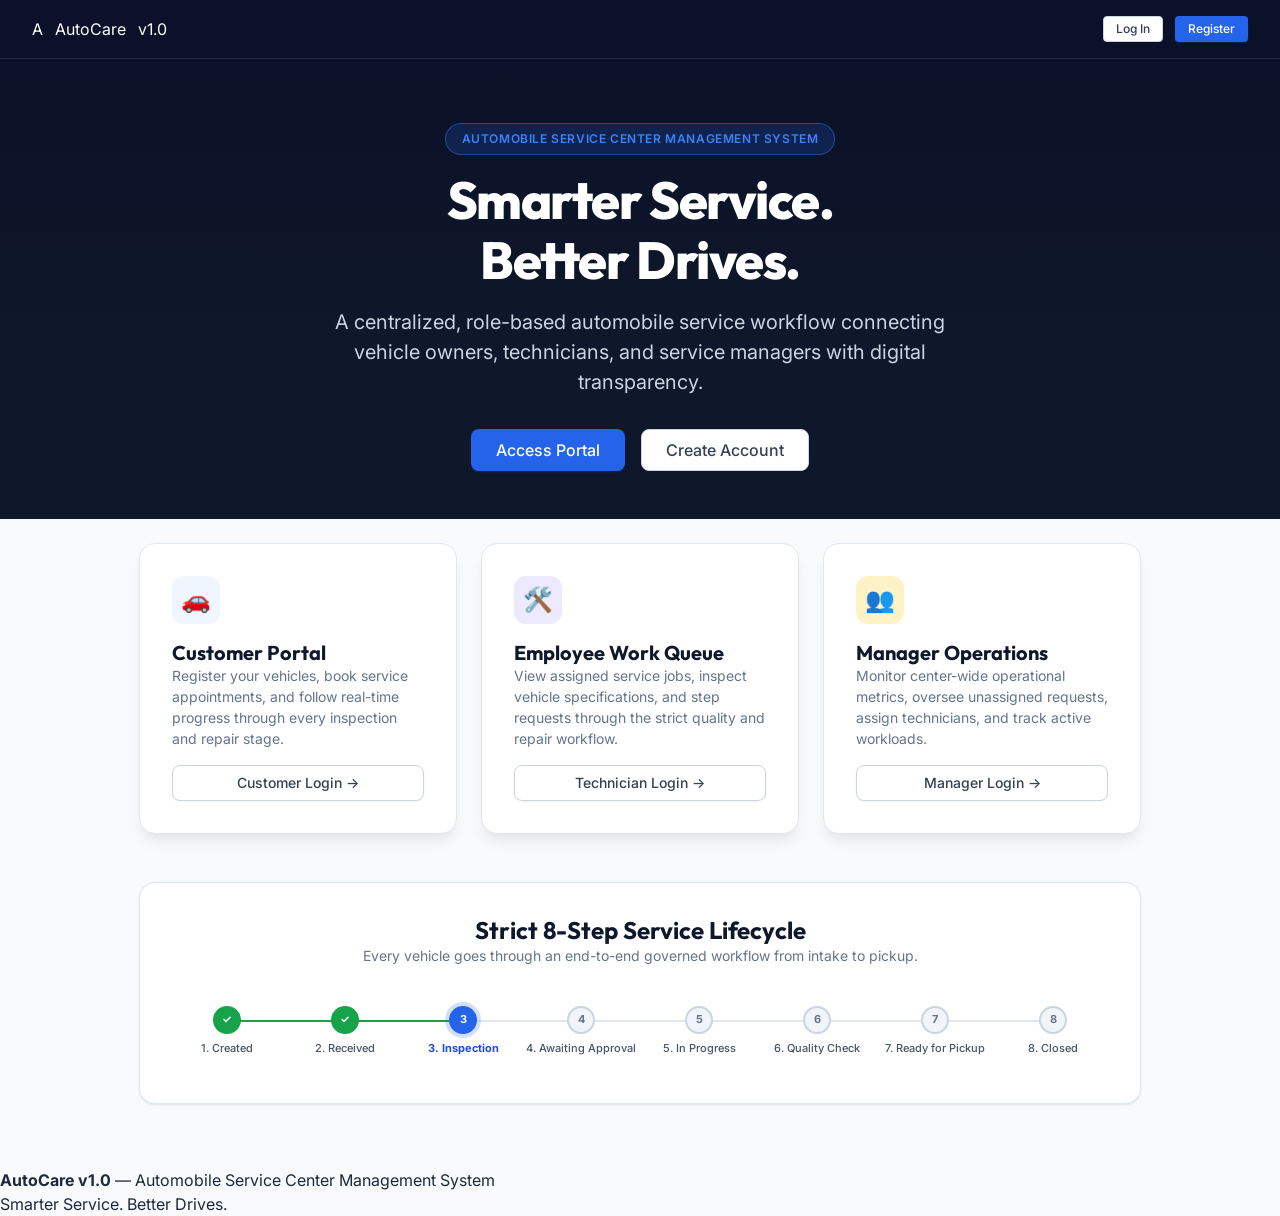
<file: frontend/index.html>
<!DOCTYPE html>
<html lang="en">
<head>
  <meta charset="UTF-8">
  <meta name="viewport" content="width=device-width, initial-scale=1.0">
  <title>AutoCare — Automobile Service Center Management System</title>
  <meta name="description" content="AutoCare v1.0: Professional Automobile Service Center Management System with real-time tracking, digital service history, and role-based workflows.">
  
  <!-- Fonts -->
  <link rel="preconnect" href="https://fonts.googleapis.com">
  <link rel="preconnect" href="https://fonts.gstatic.com" crossorigin>
  <link href="https://fonts.googleapis.com/css2?family=Inter:wght@400;500;600;700&family=Outfit:wght@500;600;700;800&family=SFMono-Regular&display=swap" rel="stylesheet">
  
  <!-- CSS Stylesheets -->
  <link rel="stylesheet" href="css/base.css">
  <link rel="stylesheet" href="css/components.css">
  <link rel="stylesheet" href="css/forms.css">
  <link rel="stylesheet" href="css/dashboard.css">
  <link rel="stylesheet" href="css/responsive.css">

  <style>
    .landing-header {
      background-color: var(--color-primary-900);
      color: var(--color-white);
      padding: var(--space-4) var(--space-8);
      display: flex;
      align-items: center;
      justify-content: space-between;
      border-bottom: 1px solid rgba(255, 255, 255, 0.1);
    }
    .landing-hero {
      background: linear-gradient(180deg, var(--color-primary-900) 0%, var(--color-primary-800) 60%, var(--color-neutral-900) 100%);
      color: var(--color-white);
      padding: var(--space-16) var(--space-8) var(--space-12);
      text-align: center;
    }
    .hero-tag {
      display: inline-flex;
      align-items: center;
      gap: var(--space-2);
      padding: 6px 16px;
      background-color: rgba(37, 99, 235, 0.2);
      border: 1px solid rgba(59, 130, 246, 0.4);
      border-radius: var(--radius-full);
      font-size: var(--font-size-xs);
      font-weight: var(--font-weight-semibold);
      letter-spacing: 0.05em;
      text-transform: uppercase;
      color: var(--color-accent-400);
      margin-bottom: var(--space-4);
    }
    .hero-title {
      font-size: clamp(2rem, 5vw, 3.25rem);
      font-weight: 800;
      color: var(--color-white);
      max-width: 800px;
      margin: 0 auto var(--space-4);
      letter-spacing: -0.03em;
      line-height: 1.15;
    }
    .hero-subtitle {
      font-size: clamp(1rem, 2vw, 1.25rem);
      color: var(--color-neutral-300);
      max-width: 640px;
      margin: 0 auto var(--space-8);
    }
    .hero-actions {
      display: flex;
      align-items: center;
      justify-content: center;
      gap: var(--space-4);
      flex-wrap: wrap;
    }
    .features-section {
      padding: var(--space-16) var(--space-8);
      max-width: var(--container-max-width);
      margin: 0 auto;
    }
    .portal-cards {
      display: grid;
      grid-template-columns: repeat(auto-fit, minmax(300px, 1fr));
      gap: var(--space-6);
      margin-top: calc(-1 * var(--space-10));
      position: relative;
      z-index: 10;
    }
    .portal-card {
      background: var(--color-white);
      border-radius: var(--radius-xl);
      padding: var(--space-8);
      box-shadow: var(--shadow-lg);
      border: 1px solid var(--border-color);
      display: flex;
      flex-direction: column;
      gap: var(--space-4);
      transition: transform var(--transition-normal), box-shadow var(--transition-normal);
    }
    .portal-card:hover {
      transform: translateY(-4px);
      box-shadow: var(--shadow-xl);
      border-color: var(--color-accent-400);
    }
    .portal-icon {
      width: 48px;
      height: 48px;
      border-radius: var(--radius-lg);
      display: flex;
      align-items: center;
      justify-content: center;
      font-size: var(--font-size-2xl);
    }
    .workflow-preview {
      background-color: var(--color-white);
      border: 1px solid var(--border-color);
      border-radius: var(--radius-xl);
      padding: var(--space-8);
      margin-top: var(--space-12);
      box-shadow: var(--shadow-sm);
    }
  </style>
</head>
<body>

  <!-- Landing Header -->
  <header class="landing-header">
    <div class="flex items-center gap-3">
      <div class="sidebar-brand-icon">A</div>
      <div class="sidebar-brand-text">AutoCare</div>
      <span class="sidebar-brand-badge">v1.0</span>
    </div>
    <div class="flex items-center gap-3">
      <a href="login.html" class="btn btn-secondary btn-sm" id="nav-login-link">Log In</a>
      <a href="register.html" class="btn btn-primary btn-sm" id="nav-register-link">Register</a>
    </div>
  </header>

  <!-- Hero Section -->
  <section class="landing-hero">
    <div class="hero-tag">Automobile Service Center Management System</div>
    <h1 class="hero-title">Smarter Service.<br>Better Drives.</h1>
    <p class="hero-subtitle">
      A centralized, role-based automobile service workflow connecting vehicle owners, technicians, and service managers with digital transparency.
    </p>
    <div class="hero-actions">
      <a href="login.html" class="btn btn-primary btn-lg" id="hero-get-started-btn">Access Portal</a>
      <a href="register.html" class="btn btn-secondary btn-lg" id="hero-register-btn">Create Account</a>
    </div>
  </section>

  <!-- Role Portals Section -->
  <section class="features-section">
    <div class="portal-cards">
      
      <!-- Customer Card -->
      <div class="portal-card">
        <div class="portal-icon" style="background-color: #eff6ff; color: #2563eb;">🚗</div>
        <div>
          <h3>Customer Portal</h3>
          <p class="text-sm text-muted">Register your vehicles, book service appointments, and follow real-time progress through every inspection and repair stage.</p>
        </div>
        <div style="margin-top: auto;">
          <a href="login.html" class="btn btn-secondary w-full">Customer Login &rarr;</a>
        </div>
      </div>

      <!-- Employee Card -->
      <div class="portal-card">
        <div class="portal-icon" style="background-color: #ede9fe; color: #7c3aed;">🛠️</div>
        <div>
          <h3>Employee Work Queue</h3>
          <p class="text-sm text-muted">View assigned service jobs, inspect vehicle specifications, and step requests through the strict quality and repair workflow.</p>
        </div>
        <div style="margin-top: auto;">
          <a href="login.html" class="btn btn-secondary w-full">Technician Login &rarr;</a>
        </div>
      </div>

      <!-- Manager Card -->
      <div class="portal-card">
        <div class="portal-icon" style="background-color: #fef3c7; color: #d97706;">👥</div>
        <div>
          <h3>Manager Operations</h3>
          <p class="text-sm text-muted">Monitor center-wide operational metrics, oversee unassigned requests, assign technicians, and track active workloads.</p>
        </div>
        <div style="margin-top: auto;">
          <a href="login.html" class="btn btn-secondary w-full">Manager Login &rarr;</a>
        </div>
      </div>

    </div>

    <!-- Live Service Workflow State Machine Showcase -->
    <div class="workflow-preview">
      <div class="text-center" style="margin-bottom: var(--space-6);">
        <h2>Strict 8-Step Service Lifecycle</h2>
        <p class="text-muted text-sm">Every vehicle goes through an end-to-end governed workflow from intake to pickup.</p>
      </div>

      <div class="timeline-horizontal" id="landing-workflow-timeline">
        <div class="h-timeline-item completed">
          <div class="h-timeline-marker">&#10003;</div>
          <div class="h-timeline-label">1. Created</div>
        </div>
        <div class="h-timeline-item completed">
          <div class="h-timeline-marker">&#10003;</div>
          <div class="h-timeline-label">2. Received</div>
        </div>
        <div class="h-timeline-item active">
          <div class="h-timeline-marker">3</div>
          <div class="h-timeline-label">3. Inspection</div>
        </div>
        <div class="h-timeline-item">
          <div class="h-timeline-marker">4</div>
          <div class="h-timeline-label">4. Awaiting Approval</div>
        </div>
        <div class="h-timeline-item">
          <div class="h-timeline-marker">5</div>
          <div class="h-timeline-label">5. In Progress</div>
        </div>
        <div class="h-timeline-item">
          <div class="h-timeline-marker">6</div>
          <div class="h-timeline-label">6. Quality Check</div>
        </div>
        <div class="h-timeline-item">
          <div class="h-timeline-marker">7</div>
          <div class="h-timeline-label">7. Ready for Pickup</div>
        </div>
        <div class="h-timeline-item">
          <div class="h-timeline-marker">8</div>
          <div class="h-timeline-label">8. Closed</div>
        </div>
      </div>
    </div>
  </section>

  <!-- Footer -->
  <footer class="app-footer" style="margin-top: auto;">
    <div><strong>AutoCare v1.0</strong> — Automobile Service Center Management System</div>
    <div>Smarter Service. Better Drives.</div>
  </footer>

  <script type="module" src="js/index.js"></script>
</body>
</html>
</file>
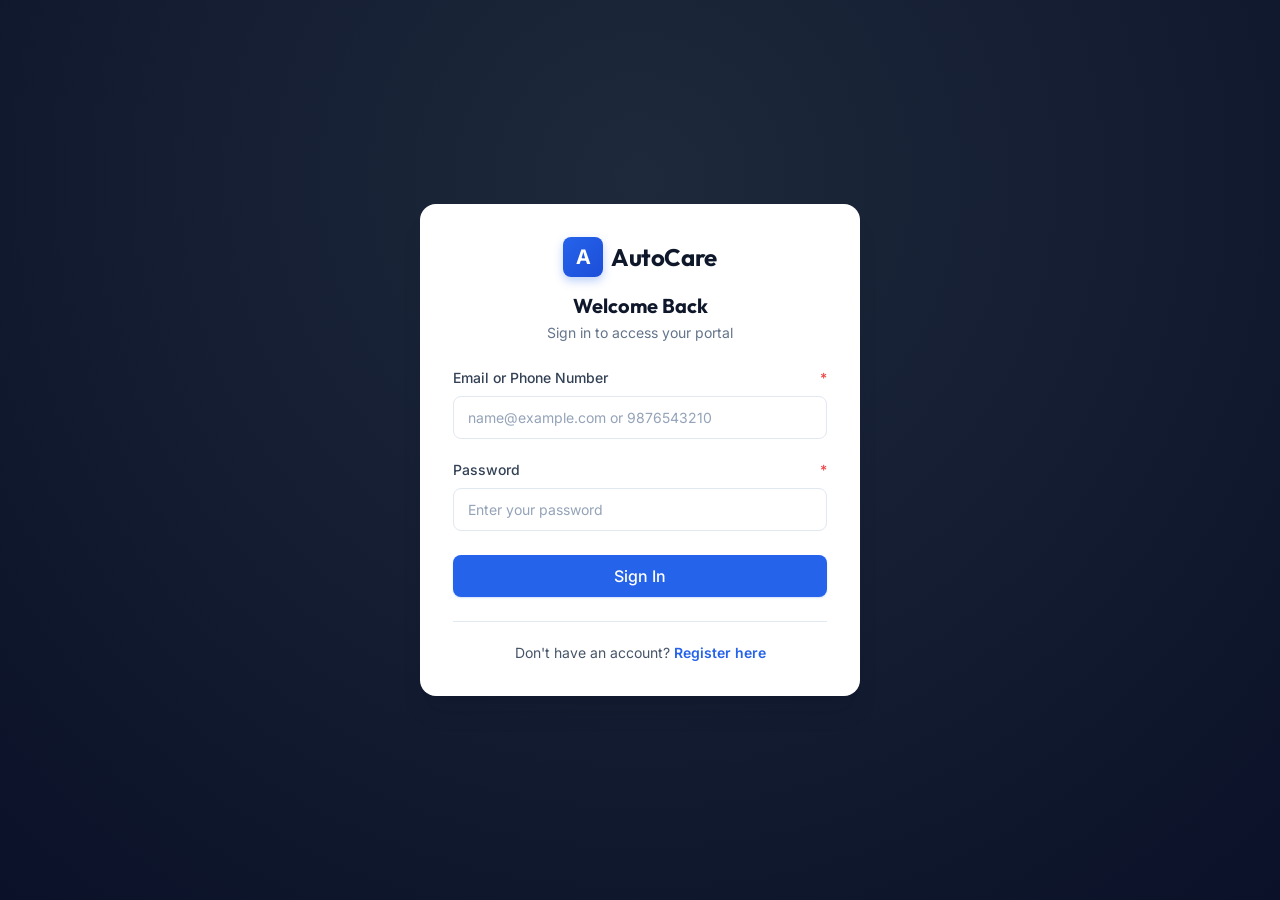
<file: frontend/login.html>
<!DOCTYPE html>
<html lang="en">
<head>
  <meta charset="UTF-8">
  <meta name="viewport" content="width=device-width, initial-scale=1.0">
  <title>Login — AutoCare v1.0</title>
  <meta name="description" content="Sign in to your AutoCare account to manage vehicles, track service requests, or manage service operations.">
  
  <!-- Fonts -->
  <link rel="preconnect" href="https://fonts.googleapis.com">
  <link rel="preconnect" href="https://fonts.gstatic.com" crossorigin>
  <link href="https://fonts.googleapis.com/css2?family=Inter:wght@400;500;600;700&family=Outfit:wght@500;600;700;800&family=SFMono-Regular&display=swap" rel="stylesheet">
  
  <!-- CSS Stylesheets -->
  <link rel="stylesheet" href="css/base.css">
  <link rel="stylesheet" href="css/components.css">
  <link rel="stylesheet" href="css/forms.css">
  <link rel="stylesheet" href="css/responsive.css">
</head>
<body class="auth-page-wrapper">

  <div class="auth-card">
    <div class="auth-header">
      <a href="index.html" class="auth-logo">
        <div class="auth-logo-icon">A</div>
        <div class="auth-logo-text">AutoCare</div>
      </a>
      <h1 class="auth-title">Welcome Back</h1>
      <p class="auth-subtitle">Sign in to access your portal</p>
    </div>

    <!-- Alert / Notice Area -->
    <div id="login-alert" class="hidden" style="margin-bottom: var(--space-4); padding: var(--space-3); border-radius: var(--radius-md); font-size: var(--font-size-xs);"></div>

    <!-- Login Form -->
    <form id="login-form" novalidate>
      
      <!-- Login Identifier (Email or Phone) -->
      <div class="form-group" id="group-login">
        <label for="input-login" class="form-label form-label-required">
          Email or Phone Number
        </label>
        <input 
          type="text" 
          id="input-login" 
          class="form-control" 
          placeholder="name@example.com or 9876543210" 
          autocomplete="username"
          required
        >
        <div class="form-error" id="error-login">Please enter your email or phone number.</div>
      </div>

      <!-- Password -->
      <div class="form-group" id="group-password">
        <label for="input-password" class="form-label form-label-required">
          Password
        </label>
        <input 
          type="password" 
          id="input-password" 
          class="form-control" 
          placeholder="Enter your password" 
          autocomplete="current-password"
          required
        >
        <div class="form-error" id="error-password">Please enter your password.</div>
      </div>

      <!-- Submit Button -->
      <div class="form-group" style="margin-top: var(--space-6);">
        <button type="submit" id="btn-login-submit" class="btn btn-primary w-full btn-lg">
          <span id="btn-login-text">Sign In</span>
          <span id="btn-login-spinner" class="spinner hidden"></span>
        </button>
      </div>

    </form>

    <div class="auth-footer">
      Don't have an account? <a href="register.html" class="font-semibold">Register here</a>
    </div>
  </div>

  <script type="module" src="js/login.js"></script>
</body>
</html>
</file>
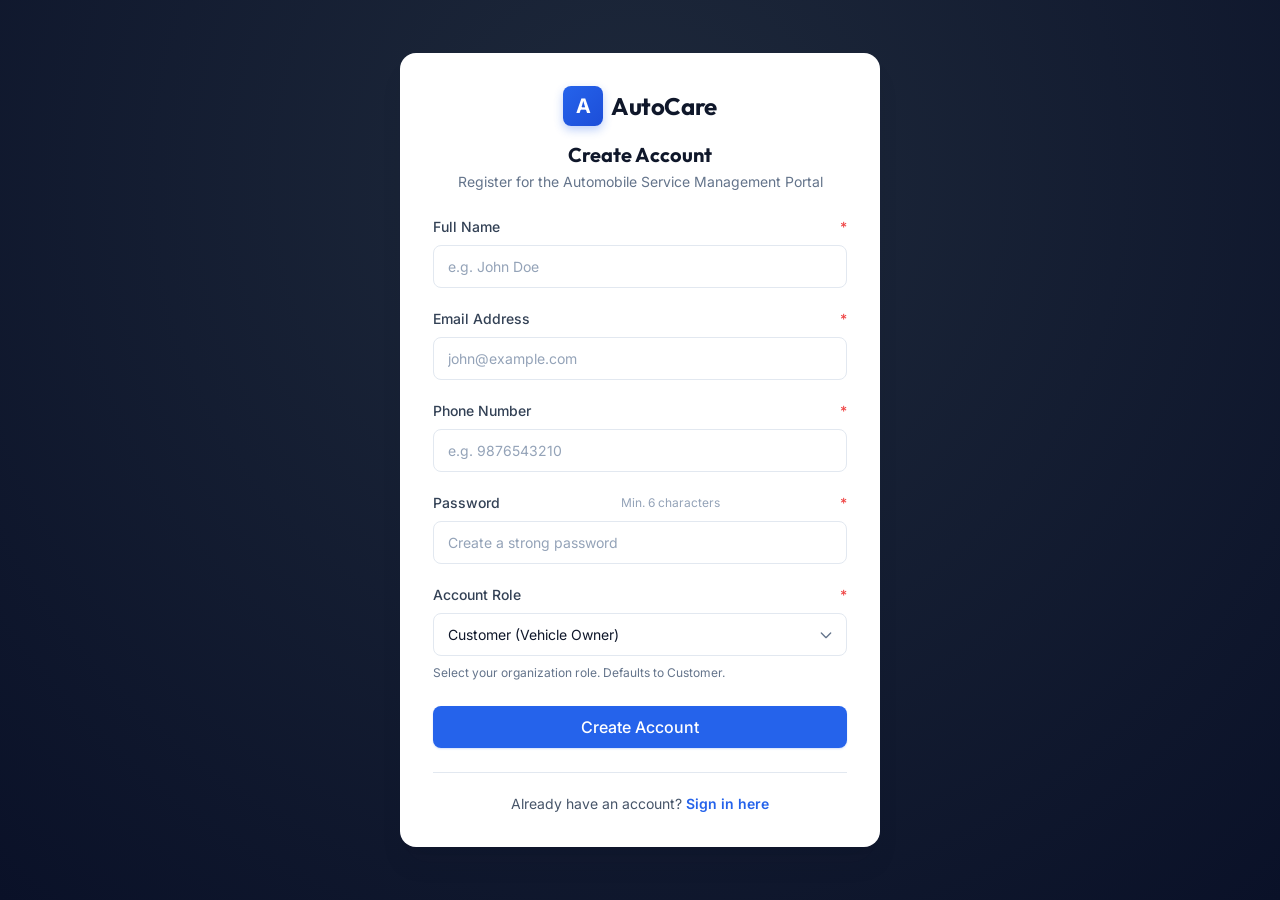
<file: frontend/register.html>
<!DOCTYPE html>
<html lang="en">
<head>
  <meta charset="UTF-8">
  <meta name="viewport" content="width=device-width, initial-scale=1.0">
  <title>Register Account — AutoCare v1.0</title>
  <meta name="description" content="Create a new AutoCare account to book vehicle servicing, track repair stages, and maintain vehicle records.">
  
  <!-- Fonts -->
  <link rel="preconnect" href="https://fonts.googleapis.com">
  <link rel="preconnect" href="https://fonts.gstatic.com" crossorigin>
  <link href="https://fonts.googleapis.com/css2?family=Inter:wght@400;500;600;700&family=Outfit:wght@500;600;700;800&family=SFMono-Regular&display=swap" rel="stylesheet">
  
  <!-- CSS Stylesheets -->
  <link rel="stylesheet" href="css/base.css">
  <link rel="stylesheet" href="css/components.css">
  <link rel="stylesheet" href="css/forms.css">
  <link rel="stylesheet" href="css/responsive.css">
</head>
<body class="auth-page-wrapper">

  <div class="auth-card" style="max-width: 480px;">
    <div class="auth-header">
      <a href="index.html" class="auth-logo">
        <div class="auth-logo-icon">A</div>
        <div class="auth-logo-text">AutoCare</div>
      </a>
      <h1 class="auth-title">Create Account</h1>
      <p class="auth-subtitle">Register for the Automobile Service Management Portal</p>
    </div>

    <!-- Alert / Notice Area -->
    <div id="register-alert" class="hidden" style="margin-bottom: var(--space-4); padding: var(--space-3); border-radius: var(--radius-md); font-size: var(--font-size-xs);"></div>

    <!-- Registration Form -->
    <form id="register-form" novalidate>
      
      <!-- Full Name -->
      <div class="form-group" id="group-name">
        <label for="input-name" class="form-label form-label-required">Full Name</label>
        <input 
          type="text" 
          id="input-name" 
          class="form-control" 
          placeholder="e.g. John Doe" 
          autocomplete="name"
          required
        >
        <div class="form-error" id="error-name">Please enter your full name.</div>
      </div>

      <!-- Email Address -->
      <div class="form-group" id="group-email">
        <label for="input-email" class="form-label form-label-required">Email Address</label>
        <input 
          type="email" 
          id="input-email" 
          class="form-control" 
          placeholder="john@example.com" 
          autocomplete="email"
          required
        >
        <div class="form-error" id="error-email">Please enter a valid email address.</div>
      </div>

      <!-- Phone Number -->
      <div class="form-group" id="group-phone">
        <label for="input-phone" class="form-label form-label-required">Phone Number</label>
        <input 
          type="tel" 
          id="input-phone" 
          class="form-control" 
          placeholder="e.g. 9876543210" 
          autocomplete="tel"
          required
        >
        <div class="form-error" id="error-phone">Please enter a valid phone number.</div>
      </div>

      <!-- Password -->
      <div class="form-group" id="group-password">
        <label for="input-password" class="form-label form-label-required">
          Password
          <span class="form-label-hint">Min. 6 characters</span>
        </label>
        <input 
          type="password" 
          id="input-password" 
          class="form-control" 
          placeholder="Create a strong password" 
          autocomplete="new-password"
          required
          minlength="6"
        >
        <div class="form-error" id="error-password">Password must be at least 6 characters.</div>
      </div>

      <!-- Role Selection -->
      <div class="form-group" id="group-role">
        <label for="select-role" class="form-label form-label-required">Account Role</label>
        <select id="select-role" class="form-control" required>
          <option value="CUSTOMER" selected>Customer (Vehicle Owner)</option>
          <option value="EMPLOYEE">Employee (Service Technician)</option>
          <option value="MANAGER">Manager (Service Administrator)</option>
        </select>
        <div class="form-help">Select your organization role. Defaults to Customer.</div>
        <div class="form-error" id="error-role">Please select a valid role.</div>
      </div>

      <!-- Submit Button -->
      <div class="form-group" style="margin-top: var(--space-6);">
        <button type="submit" id="btn-register-submit" class="btn btn-primary w-full btn-lg">
          <span id="btn-register-text">Create Account</span>
          <span id="btn-register-spinner" class="spinner hidden"></span>
        </button>
      </div>

    </form>

    <div class="auth-footer">
      Already have an account? <a href="login.html" class="font-semibold">Sign in here</a>
    </div>
  </div>

  <script type="module" src="js/register.js"></script>
</body>
</html>
</file>
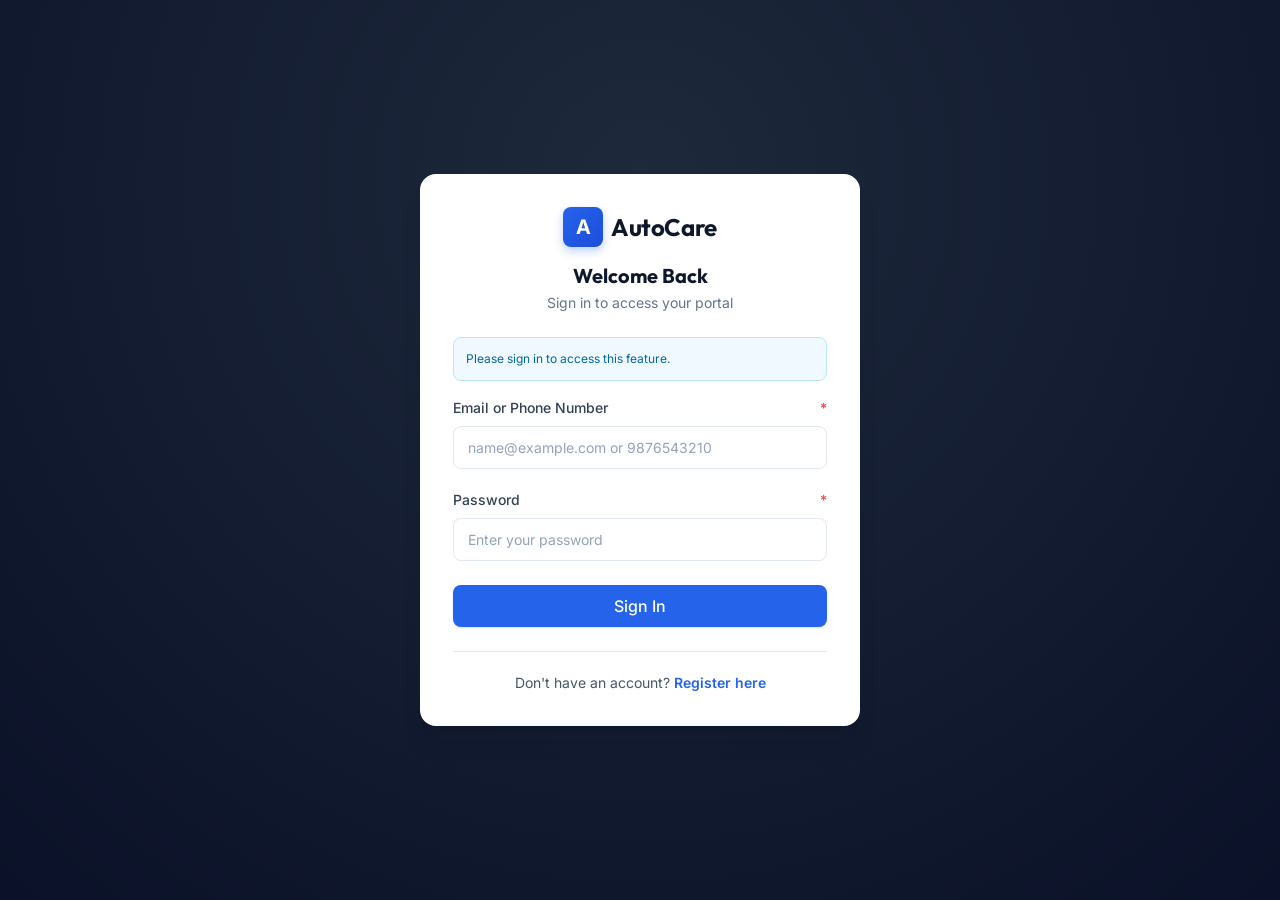
<file: frontend/customer/add-vehicle.html>
<!DOCTYPE html>
<html lang="en">
<head>
  <meta charset="UTF-8">
  <meta name="viewport" content="width=device-width, initial-scale=1.0">
  <title>Register Vehicle — AutoCare v1.0</title>
  
  <!-- Fonts -->
  <link rel="preconnect" href="https://fonts.googleapis.com">
  <link rel="preconnect" href="https://fonts.gstatic.com" crossorigin>
  <link href="https://fonts.googleapis.com/css2?family=Inter:wght@400;500;600;700&family=Outfit:wght@500;600;700;800&family=SFMono-Regular&display=swap" rel="stylesheet">
  
  <!-- CSS Stylesheets -->
  <link rel="stylesheet" href="../css/base.css">
  <link rel="stylesheet" href="../css/layout.css">
  <link rel="stylesheet" href="../css/components.css">
  <link rel="stylesheet" href="../css/forms.css">
  <link rel="stylesheet" href="../css/dashboard.css">
  <link rel="stylesheet" href="../css/responsive.css">
</head>
<body>

  <div class="app-container">
    
    <!-- Sidebar Navigation -->
    <aside class="app-sidebar" id="app-sidebar"></aside>

    <!-- Main Content Area -->
    <div class="app-main">
      
      <!-- Top Header -->
      <header class="app-header" id="app-header"></header>

      <!-- Page Content -->
      <main class="page-content">
        
        <!-- Header -->
        <div class="page-header">
          <div class="page-title-group">
            <h1 class="page-title">Register New Vehicle</h1>
            <p class="page-subtitle">Add your automobile specifications to enable maintenance tracking.</p>
          </div>
          <div class="page-actions">
            <a href="vehicles.html" class="btn btn-secondary">&larr; Back to Vehicles</a>
          </div>
        </div>

        <!-- Vehicle Registration Form Card -->
        <div class="card" style="max-width: 680px; margin: 0 auto;">
          <div class="card-header">
            <div>
              <h2 class="card-title">Vehicle Information</h2>
              <p class="card-subtitle">All fields marked with * are required by the service center.</p>
            </div>
          </div>

          <form id="add-vehicle-form" novalidate>
            <div class="card-body">
              
              <!-- Notice / Error Banner -->
              <div id="form-alert" class="hidden" style="margin-bottom: var(--space-4); padding: var(--space-3); border-radius: var(--radius-md); font-size: var(--font-size-xs);"></div>

              <!-- Registration Number -->
              <div class="form-group" id="group-veh-number">
                <label for="input-veh-number" class="form-label form-label-required">
                  Vehicle Registration / Plate Number
                  <span class="form-label-hint">e.g. MH12AB1234 or DL01XY9999</span>
                </label>
                <input 
                  type="text" 
                  id="input-veh-number" 
                  class="form-control font-mono" 
                  placeholder="Enter license plate number" 
                  style="text-transform: uppercase;"
                  required
                >
                <div class="form-error" id="error-veh-number">Please enter a valid registration number.</div>
              </div>

              <!-- Manufacturer & Model Grid -->
              <div class="form-grid-2">
                <div class="form-group" id="group-manufacturer">
                  <label for="input-manufacturer" class="form-label form-label-required">Manufacturer / Make</label>
                  <input 
                    type="text" 
                    id="input-manufacturer" 
                    class="form-control" 
                    placeholder="e.g. Toyota, Honda, Hyundai, BMW" 
                    required
                  >
                  <div class="form-error" id="error-manufacturer">Manufacturer is required.</div>
                </div>

                <div class="form-group" id="group-model">
                  <label for="input-model" class="form-label form-label-required">Model</label>
                  <input 
                    type="text" 
                    id="input-model" 
                    class="form-control" 
                    placeholder="e.g. Camry, Civic, Creta, X5" 
                    required
                  >
                  <div class="form-error" id="error-model">Model is required.</div>
                </div>
              </div>

              <!-- Year & Fuel Type Grid -->
              <div class="form-grid-2">
                <div class="form-group" id="group-year">
                  <label for="input-year" class="form-label">
                    Manufacturing Year
                    <span class="form-label-hint">Optional</span>
                  </label>
                  <input 
                    type="number" 
                    id="input-year" 
                    class="form-control" 
                    placeholder="e.g. 2022" 
                    min="1950" 
                    max="2030"
                  >
                </div>

                <div class="form-group" id="group-fuel">
                  <label for="select-fuel" class="form-label">Fuel Type</label>
                  <select id="select-fuel" class="form-control">
                    <option value="Petrol" selected>Petrol</option>
                    <option value="Diesel">Diesel</option>
                    <option value="Electric">Electric</option>
                    <option value="Hybrid">Hybrid</option>
                    <option value="CNG">CNG</option>
                  </select>
                </div>
              </div>

            </div>

            <div class="card-footer">
              <a href="vehicles.html" class="btn btn-secondary">Cancel</a>
              <button type="submit" id="btn-add-submit" class="btn btn-primary">
                <span id="btn-add-text">Register Vehicle</span>
                <span id="btn-add-spinner" class="spinner hidden"></span>
              </button>
            </div>
          </form>
        </div>

      </main>

      <!-- Footer -->
      <footer class="app-footer">
        <div><strong>AutoCare v1.0</strong> — Customer Portal</div>
        <div>Smarter Service. Better Drives.</div>
      </footer>

    </div>
  </div>

  <script type="module" src="../js/customer/add-vehicle.js"></script>
</body>
</html>
</file>
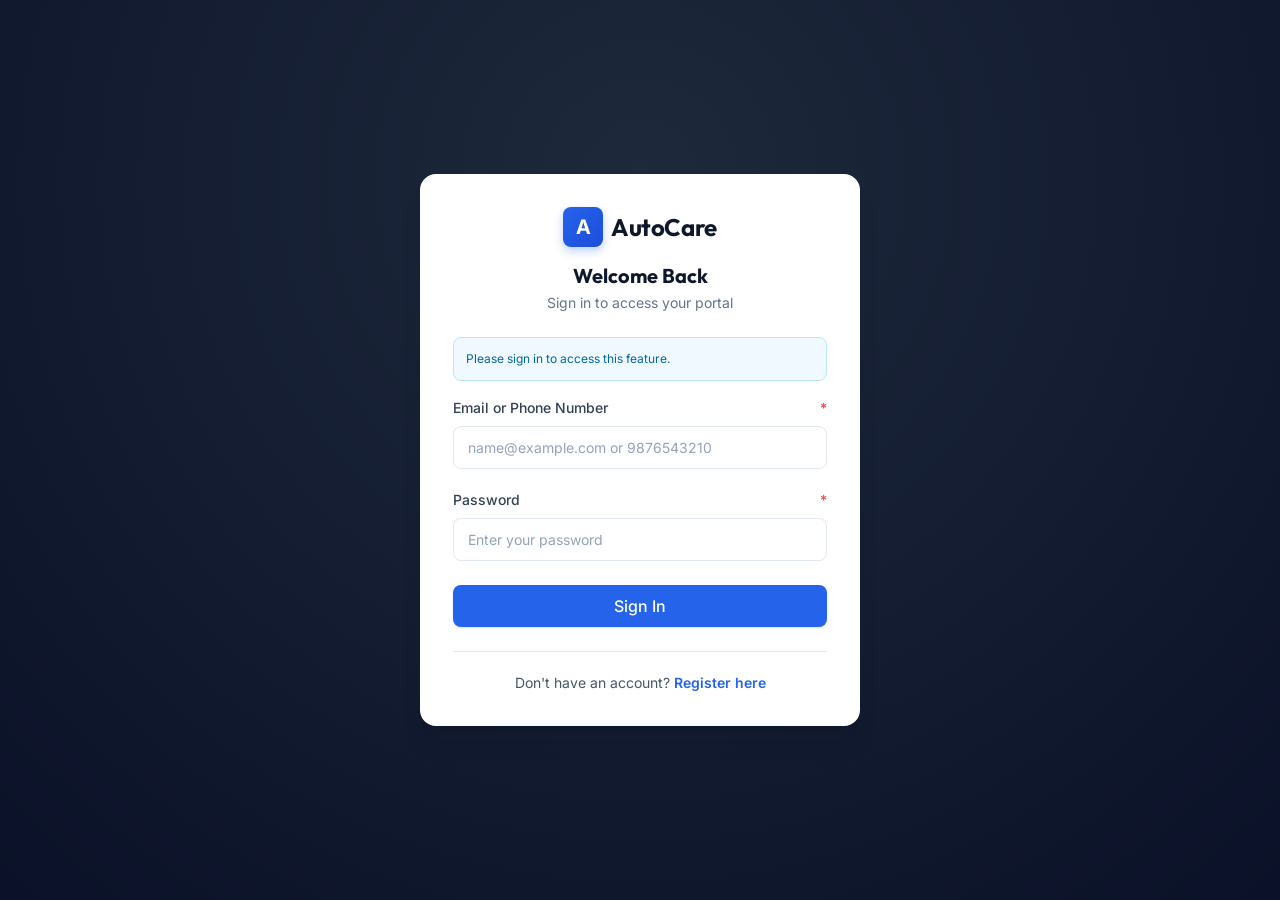
<file: frontend/customer/create-request.html>
<!DOCTYPE html>
<html lang="en">
<head>
  <meta charset="UTF-8">
  <meta name="viewport" content="width=device-width, initial-scale=1.0">
  <title>Book Service Request — AutoCare v1.0</title>
  
  <!-- Fonts -->
  <link rel="preconnect" href="https://fonts.googleapis.com">
  <link rel="preconnect" href="https://fonts.gstatic.com" crossorigin>
  <link href="https://fonts.googleapis.com/css2?family=Inter:wght@400;500;600;700&family=Outfit:wght@500;600;700;800&family=SFMono-Regular&display=swap" rel="stylesheet">
  
  <!-- CSS Stylesheets -->
  <link rel="stylesheet" href="../css/base.css">
  <link rel="stylesheet" href="../css/layout.css">
  <link rel="stylesheet" href="../css/components.css">
  <link rel="stylesheet" href="../css/forms.css">
  <link rel="stylesheet" href="../css/dashboard.css">
  <link rel="stylesheet" href="../css/responsive.css">
</head>
<body>

  <div class="app-container">
    
    <!-- Sidebar Navigation -->
    <aside class="app-sidebar" id="app-sidebar"></aside>

    <!-- Main Content Area -->
    <div class="app-main">
      
      <!-- Top Header -->
      <header class="app-header" id="app-header"></header>

      <!-- Page Content -->
      <main class="page-content">
        
        <!-- Header -->
        <div class="page-header">
          <div class="page-title-group">
            <h1 class="page-title">Book Service Request</h1>
            <p class="page-subtitle">Submit your vehicle for maintenance, periodic inspection, or repairs.</p>
          </div>
          <div class="page-actions">
            <a href="requests.html" class="btn btn-secondary">&larr; Back to Requests</a>
          </div>
        </div>

        <!-- Service Request Form Card -->
        <div class="card" style="max-width: 680px; margin: 0 auto;">
          <div class="card-header">
            <div>
              <h2 class="card-title">Service Details</h2>
              <p class="card-subtitle">Please provide current odometer reading and service description.</p>
            </div>
          </div>

          <form id="create-request-form" novalidate>
            <div class="card-body">
              
              <!-- Alert Banner -->
              <div id="form-alert" class="hidden" style="margin-bottom: var(--space-4); padding: var(--space-3); border-radius: var(--radius-md); font-size: var(--font-size-xs);"></div>

              <!-- Vehicle Selection -->
              <div class="form-group" id="group-vehicle">
                <label for="select-vehicle" class="form-label form-label-required">
                  Select Vehicle
                  <span class="form-label-hint"><a href="add-vehicle.html">+ Add New Vehicle</a></span>
                </label>
                <select id="select-vehicle" class="form-control" required>
                  <option value="">Loading your vehicles...</option>
                </select>
                <div class="form-error" id="error-vehicle">Please select a vehicle from your registered fleet.</div>
              </div>

              <!-- Odometer Reading -->
              <div class="form-group" id="group-odometer">
                <label for="input-odometer" class="form-label form-label-required">
                  Current Odometer Reading (km)
                  <span class="form-label-hint">Mileage at intake</span>
                </label>
                <input 
                  type="number" 
                  id="input-odometer" 
                  class="form-control" 
                  placeholder="e.g. 45000" 
                  min="0"
                  required
                >
                <div class="form-error" id="error-odometer">Please enter a valid non-negative odometer reading.</div>
              </div>

              <!-- Service Description / Issues -->
              <div class="form-group" id="group-description">
                <label for="input-description" class="form-label form-label-required">
                  Service Requirements / Issues Description
                </label>
                <textarea 
                  id="input-description" 
                  class="form-control" 
                  placeholder="Describe necessary repairs, issues observed (e.g. brake squeak, oil change, suspension noise, regular 10,000km service)..." 
                  rows="4"
                  required
                ></textarea>
                <div class="form-error" id="error-description">Please describe the service requirements.</div>
              </div>

            </div>

            <div class="card-footer">
              <a href="requests.html" class="btn btn-secondary">Cancel</a>
              <button type="submit" id="btn-submit-request" class="btn btn-primary">
                <span id="btn-submit-text">Submit Service Request</span>
                <span id="btn-submit-spinner" class="spinner hidden"></span>
              </button>
            </div>
          </form>
        </div>

      </main>

      <!-- Footer -->
      <footer class="app-footer">
        <div><strong>AutoCare v1.0</strong> — Customer Portal</div>
        <div>Smarter Service. Better Drives.</div>
      </footer>

    </div>
  </div>

  <script type="module" src="../js/customer/create-request.js"></script>
</body>
</html>
</file>
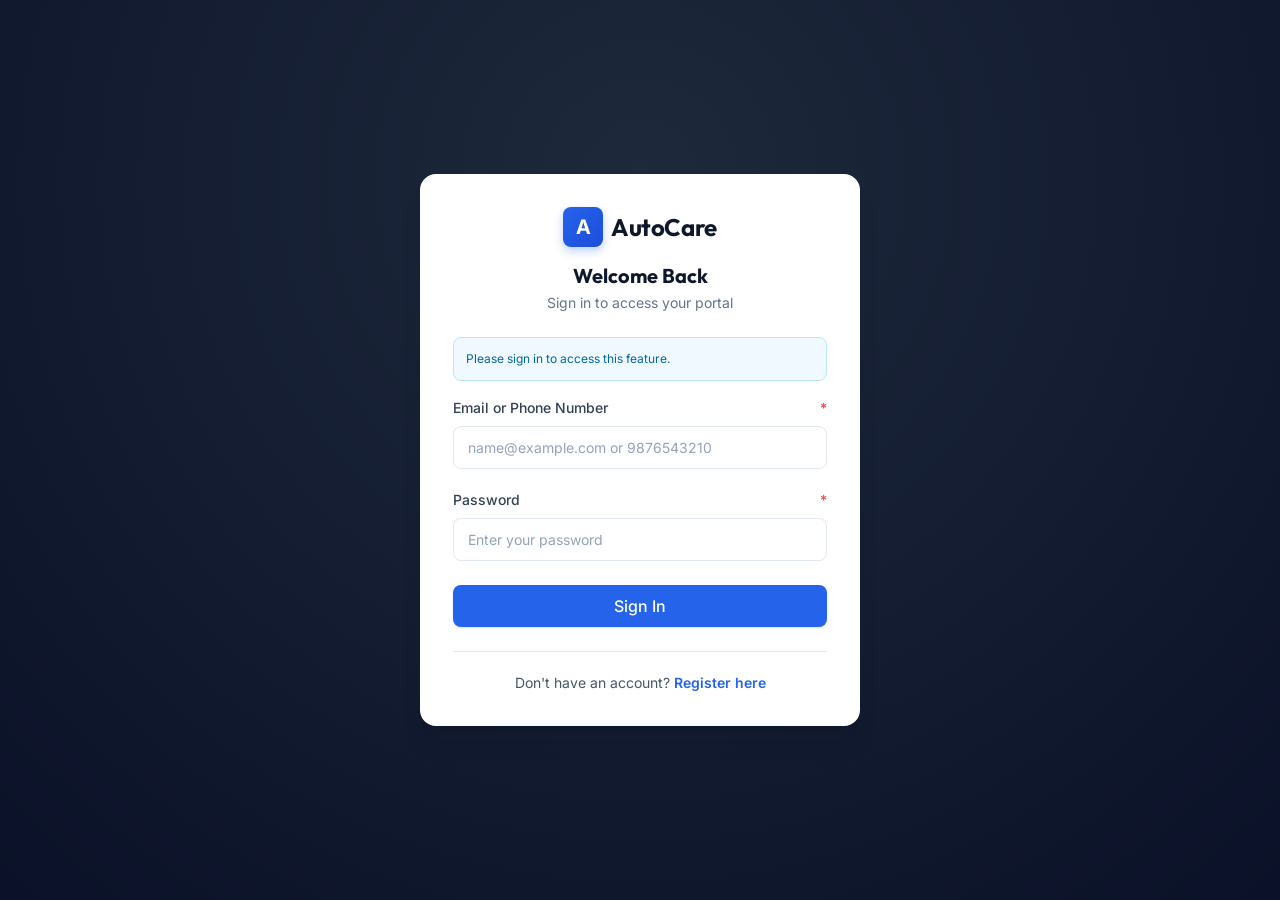
<file: frontend/customer/dashboard.html>
<!DOCTYPE html>
<html lang="en">
<head>
  <meta charset="UTF-8">
  <meta name="viewport" content="width=device-width, initial-scale=1.0">
  <title>Customer Dashboard — AutoCare v1.0</title>
  
  <!-- Fonts -->
  <link rel="preconnect" href="https://fonts.googleapis.com">
  <link rel="preconnect" href="https://fonts.gstatic.com" crossorigin>
  <link href="https://fonts.googleapis.com/css2?family=Inter:wght@400;500;600;700&family=Outfit:wght@500;600;700;800&family=SFMono-Regular&display=swap" rel="stylesheet">
  
  <!-- CSS Stylesheets -->
  <link rel="stylesheet" href="../css/base.css">
  <link rel="stylesheet" href="../css/layout.css">
  <link rel="stylesheet" href="../css/components.css">
  <link rel="stylesheet" href="../css/forms.css">
  <link rel="stylesheet" href="../css/dashboard.css">
  <link rel="stylesheet" href="../css/responsive.css">
</head>
<body>

  <div class="app-container">
    
    <!-- Sidebar Navigation -->
    <aside class="app-sidebar" id="app-sidebar"></aside>

    <!-- Main Content Area -->
    <div class="app-main">
      
      <!-- Top Header -->
      <header class="app-header" id="app-header"></header>

      <!-- Page Content -->
      <main class="page-content">
        
        <!-- Welcome Header -->
        <div class="page-header">
          <div class="page-title-group">
            <h1 class="page-title" id="welcome-heading">Welcome, Customer</h1>
            <p class="page-subtitle">Here is an overview of your vehicles and active service requests.</p>
          </div>
          <div class="page-actions">
            <a href="add-vehicle.html" class="btn btn-secondary">
              <span>+ Add Vehicle</span>
            </a>
            <a href="create-request.html" class="btn btn-primary">
              <span>+ Book Service</span>
            </a>
          </div>
        </div>

        <!-- Live Statistics Cards -->
        <div class="stats-grid" id="stats-container">
          
          <!-- Total Requests -->
          <div class="stat-card">
            <div class="stat-icon-wrapper stat-icon-primary">📋</div>
            <div class="stat-info">
              <div class="stat-value" id="stat-total-requests">—</div>
              <div class="stat-label">Total Service Requests</div>
            </div>
          </div>

          <!-- Active Requests -->
          <div class="stat-card">
            <div class="stat-icon-wrapper stat-icon-warning">⚙️</div>
            <div class="stat-info">
              <div class="stat-value" id="stat-active-requests">—</div>
              <div class="stat-label">Active Requests in Progress</div>
            </div>
          </div>

          <!-- Completed Requests -->
          <div class="stat-card">
            <div class="stat-icon-wrapper stat-icon-success">✅</div>
            <div class="stat-info">
              <div class="stat-value" id="stat-completed-requests">—</div>
              <div class="stat-label">Completed Services</div>
            </div>
          </div>

          <!-- Registered Vehicles -->
          <div class="stat-card">
            <div class="stat-icon-wrapper stat-icon-info">🚗</div>
            <div class="stat-info">
              <div class="stat-value" id="stat-total-vehicles">—</div>
              <div class="stat-label">Registered Vehicles</div>
            </div>
          </div>

        </div>

        <!-- Recent Service Requests Section -->
        <div class="card" style="margin-bottom: var(--space-8);">
          <div class="card-header">
            <div>
              <h2 class="card-title">Recent Service Requests</h2>
              <p class="card-subtitle">Live tracking of your latest service requests</p>
            </div>
            <a href="requests.html" class="btn btn-secondary btn-sm">View All Requests &rarr;</a>
          </div>

          <div class="card-body" id="recent-requests-container" style="padding: 0;">
            <div class="loading-container" id="loading-requests">
              <span class="spinner spinner-dark spinner-lg"></span>
              <p>Loading service requests from server...</p>
            </div>
          </div>
        </div>

        <!-- Registered Vehicles Section -->
        <div class="card">
          <div class="card-header">
            <div>
              <h2 class="card-title">My Registered Vehicles</h2>
              <p class="card-subtitle">Manage your registered garage vehicles</p>
            </div>
            <a href="vehicles.html" class="btn btn-secondary btn-sm">Manage Vehicles &rarr;</a>
          </div>

          <div class="card-body" id="vehicles-preview-container">
            <div class="loading-container" id="loading-vehicles">
              <span class="spinner spinner-dark spinner-lg"></span>
              <p>Loading vehicles from server...</p>
            </div>
          </div>
        </div>

      </main>

      <!-- Footer -->
      <footer class="app-footer">
        <div><strong>AutoCare v1.0</strong> — Customer Portal</div>
        <div>Smarter Service. Better Drives.</div>
      </footer>

    </div>
  </div>

  <script type="module" src="../js/customer/dashboard.js"></script>
</body>
</html>
</file>
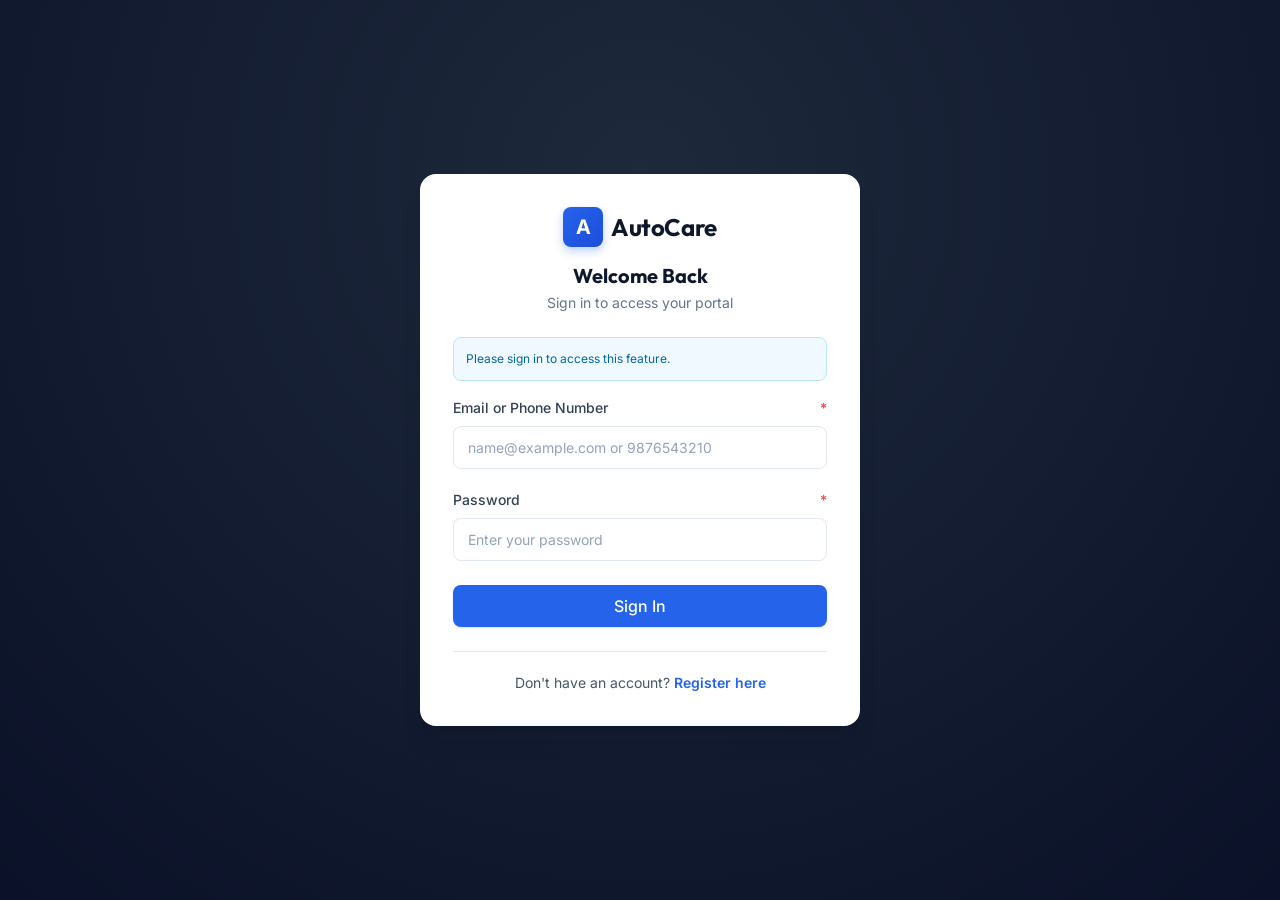
<file: frontend/customer/requests.html>
<!DOCTYPE html>
<html lang="en">
<head>
  <meta charset="UTF-8">
  <meta name="viewport" content="width=device-width, initial-scale=1.0">
  <title>My Service Requests — AutoCare v1.0</title>
  
  <!-- Fonts -->
  <link rel="preconnect" href="https://fonts.googleapis.com">
  <link rel="preconnect" href="https://fonts.gstatic.com" crossorigin>
  <link href="https://fonts.googleapis.com/css2?family=Inter:wght@400;500;600;700&family=Outfit:wght@500;600;700;800&family=SFMono-Regular&display=swap" rel="stylesheet">
  
  <!-- CSS Stylesheets -->
  <link rel="stylesheet" href="../css/base.css">
  <link rel="stylesheet" href="../css/layout.css">
  <link rel="stylesheet" href="../css/components.css">
  <link rel="stylesheet" href="../css/forms.css">
  <link rel="stylesheet" href="../css/dashboard.css">
  <link rel="stylesheet" href="../css/responsive.css">
</head>
<body>

  <div class="app-container">
    
    <!-- Sidebar Navigation -->
    <aside class="app-sidebar" id="app-sidebar"></aside>

    <!-- Main Content Area -->
    <div class="app-main">
      
      <!-- Top Header -->
      <header class="app-header" id="app-header"></header>

      <!-- Page Content -->
      <main class="page-content">
        
        <!-- Header -->
        <div class="page-header">
          <div class="page-title-group">
            <h1 class="page-title">Service Requests</h1>
            <p class="page-subtitle">Track real-time progress and stages of your automobile service bookings.</p>
          </div>
          <div class="page-actions">
            <a href="create-request.html" class="btn btn-primary">
              <span>+ Book New Service</span>
            </a>
          </div>
        </div>

        <!-- Filter & Search Toolbar -->
        <div class="toolbar">
          <div class="search-box">
            <span class="search-icon">🔍</span>
            <input type="text" id="input-search" class="form-control search-input" placeholder="Search by vehicle or description...">
          </div>

          <div class="filter-group">
            <select id="select-status-filter" class="form-control" style="min-width: 180px;">
              <option value="ALL" selected>All Statuses</option>
              <option value="CREATED">Created</option>
              <option value="RECEIVED">Received</option>
              <option value="INSPECTION">Inspection</option>
              <option value="AWAITING_APPROVAL">Awaiting Approval</option>
              <option value="IN_PROGRESS">In Progress</option>
              <option value="QUALITY_CHECK">Quality Check</option>
              <option value="READY_FOR_PICKUP">Ready for Pickup</option>
              <option value="CLOSED">Closed</option>
            </select>
          </div>
        </div>

        <!-- Service Requests Table Card -->
        <div class="card">
          <div class="card-body" id="requests-container" style="padding: 0;">
            <div class="loading-container">
              <span class="spinner spinner-dark spinner-lg"></span>
              <p>Loading your service requests from server...</p>
            </div>
          </div>
        </div>

      </main>

      <!-- Service Request Detail & Timeline Modal -->
      <div id="request-detail-modal" class="modal-backdrop">
        <div class="modal-dialog modal-lg">
          <div class="modal-header">
            <div>
              <h3 class="modal-title" id="modal-req-title">Service Request Details</h3>
              <p class="card-subtitle" id="modal-req-subtitle"></p>
            </div>
            <button type="button" class="modal-close-btn" id="modal-req-close">&times;</button>
          </div>
          <div class="modal-body" id="modal-req-body">
            <!-- Dynamic Content Injected -->
          </div>
          <div class="modal-footer">
            <button type="button" class="btn btn-secondary" id="modal-req-dismiss">Close</button>
          </div>
        </div>
      </div>

      <!-- Footer -->
      <footer class="app-footer">
        <div><strong>AutoCare v1.0</strong> — Customer Portal</div>
        <div>Smarter Service. Better Drives.</div>
      </footer>

    </div>
  </div>

  <script type="module" src="../js/customer/requests.js"></script>
</body>
</html>
</file>
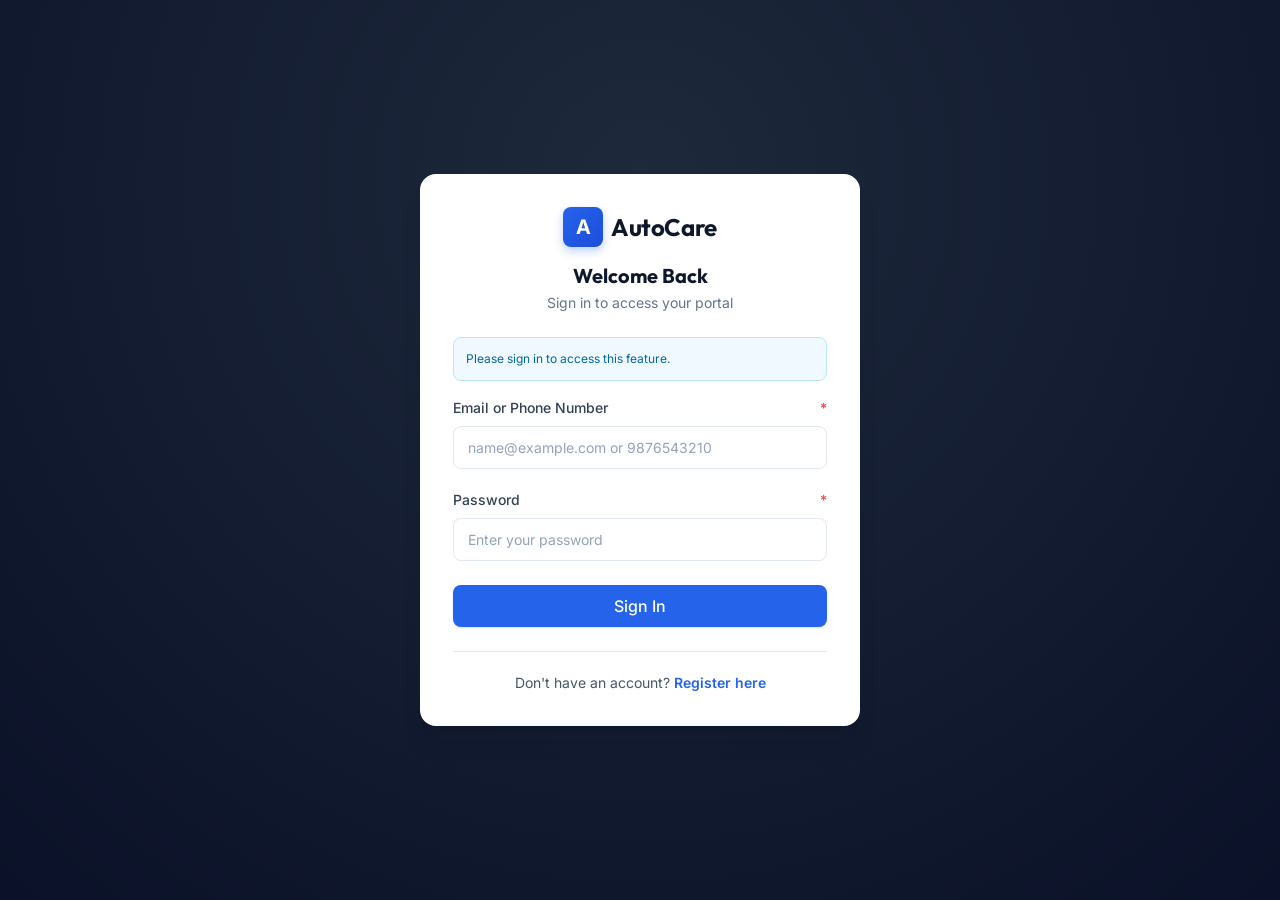
<file: frontend/customer/service-history.html>
<!DOCTYPE html>
<html lang="en">
<head>
  <meta charset="UTF-8">
  <meta name="viewport" content="width=device-width, initial-scale=1.0">
  <title>Vehicle Service History — AutoCare v1.0</title>
  
  <!-- Fonts -->
  <link rel="preconnect" href="https://fonts.googleapis.com">
  <link rel="preconnect" href="https://fonts.gstatic.com" crossorigin>
  <link href="https://fonts.googleapis.com/css2?family=Inter:wght@400;500;600;700&family=Outfit:wght@500;600;700;800&family=SFMono-Regular&display=swap" rel="stylesheet">
  
  <!-- CSS Stylesheets -->
  <link rel="stylesheet" href="../css/base.css">
  <link rel="stylesheet" href="../css/layout.css">
  <link rel="stylesheet" href="../css/components.css">
  <link rel="stylesheet" href="../css/forms.css">
  <link rel="stylesheet" href="../css/dashboard.css">
  <link rel="stylesheet" href="../css/responsive.css">
</head>
<body>

  <div class="app-container">
    
    <!-- Sidebar Navigation -->
    <aside class="app-sidebar" id="app-sidebar"></aside>

    <!-- Main Content Area -->
    <div class="app-main">
      
      <!-- Top Header -->
      <header class="app-header" id="app-header"></header>

      <!-- Page Content -->
      <main class="page-content">
        
        <!-- Header -->
        <div class="page-header">
          <div class="page-title-group">
            <h1 class="page-title">Digital Vehicle Service History</h1>
            <p class="page-subtitle">Inspect complete lifetime maintenance and repair logs for your vehicles.</p>
          </div>
        </div>

        <!-- Vehicle Selection Bar Card -->
        <div class="card" style="margin-bottom: var(--space-8);">
          <div class="card-body">
            <form id="history-search-form" class="flex items-end gap-4 flex-wrap">
              <div class="form-group flex-1" style="margin-bottom: 0; min-width: 240px;">
                <label for="select-my-vehicle" class="form-label">Select Registered Vehicle</label>
                <select id="select-my-vehicle" class="form-control">
                  <option value="">-- Choose from your vehicles --</option>
                </select>
              </div>

              <div class="form-group flex-1" style="margin-bottom: 0; min-width: 240px;">
                <label for="input-vehicle-number" class="form-label">Or Enter Vehicle Plate Number</label>
                <input 
                  type="text" 
                  id="input-vehicle-number" 
                  class="form-control font-mono" 
                  placeholder="e.g. MH12AB1234"
                  style="text-transform: uppercase;"
                >
              </div>

              <button type="submit" class="btn btn-primary" id="btn-fetch-history">
                <span>Search History</span>
                <span class="spinner hidden" id="spinner-history"></span>
              </button>
            </form>
          </div>
        </div>

        <!-- History Results Container -->
        <div id="history-results-container">
          <div class="empty-state">
            <div class="empty-state-icon">📜</div>
            <h3 class="empty-state-title">Select a Vehicle</h3>
            <p class="empty-state-desc">Select one of your registered vehicles or enter a registration number above to view all past service logs.</p>
          </div>
        </div>

      </main>

      <!-- Footer -->
      <footer class="app-footer">
        <div><strong>AutoCare v1.0</strong> — Customer Portal</div>
        <div>Smarter Service. Better Drives.</div>
      </footer>

    </div>
  </div>

  <script type="module" src="../js/customer/history.js"></script>
</body>
</html>
</file>
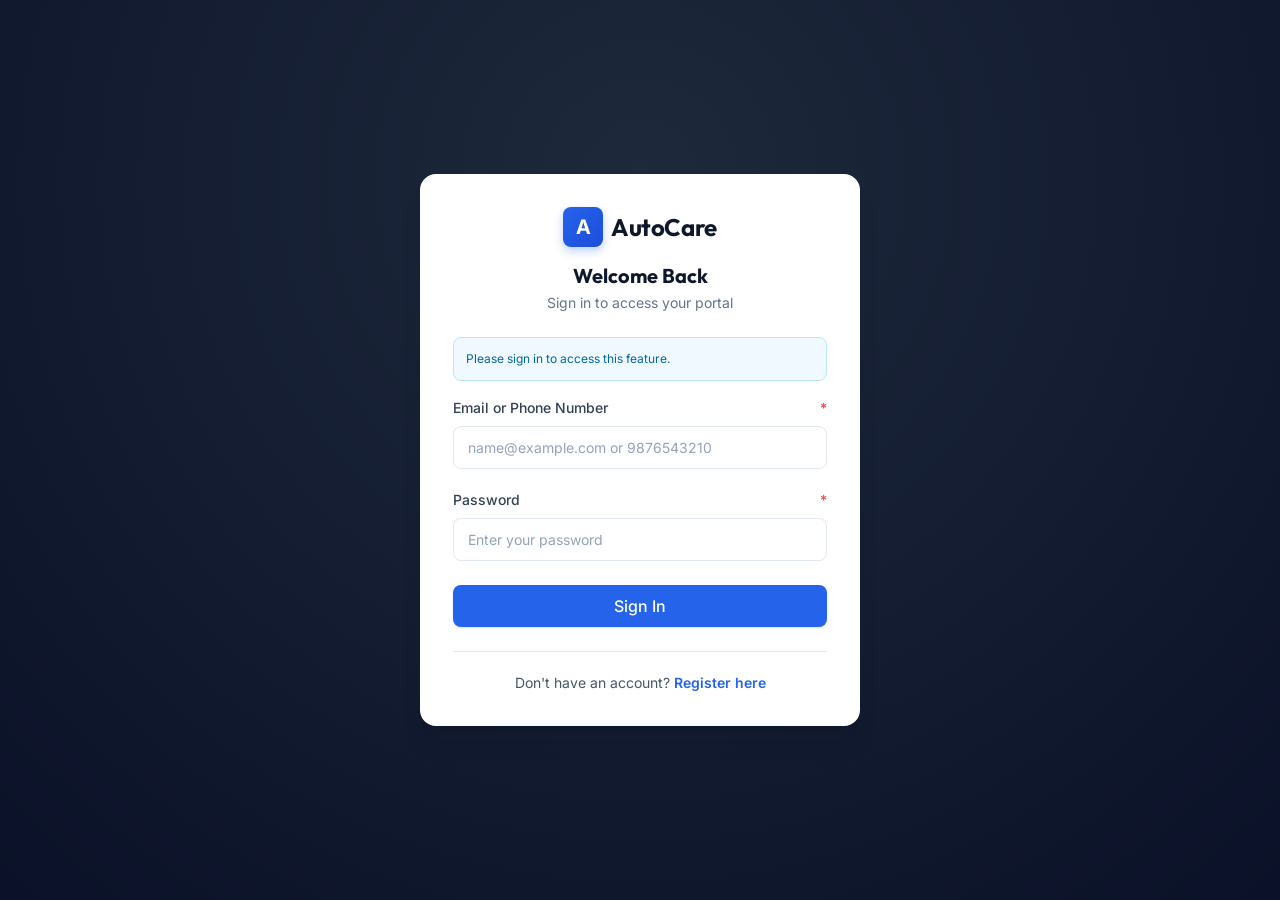
<file: frontend/customer/vehicles.html>
<!DOCTYPE html>
<html lang="en">
<head>
  <meta charset="UTF-8">
  <meta name="viewport" content="width=device-width, initial-scale=1.0">
  <title>My Vehicles — AutoCare v1.0</title>
  
  <!-- Fonts -->
  <link rel="preconnect" href="https://fonts.googleapis.com">
  <link rel="preconnect" href="https://fonts.gstatic.com" crossorigin>
  <link href="https://fonts.googleapis.com/css2?family=Inter:wght@400;500;600;700&family=Outfit:wght@500;600;700;800&family=SFMono-Regular&display=swap" rel="stylesheet">
  
  <!-- CSS Stylesheets -->
  <link rel="stylesheet" href="../css/base.css">
  <link rel="stylesheet" href="../css/layout.css">
  <link rel="stylesheet" href="../css/components.css">
  <link rel="stylesheet" href="../css/forms.css">
  <link rel="stylesheet" href="../css/dashboard.css">
  <link rel="stylesheet" href="../css/responsive.css">
</head>
<body>

  <div class="app-container">
    
    <!-- Sidebar Navigation -->
    <aside class="app-sidebar" id="app-sidebar"></aside>

    <!-- Main Content Area -->
    <div class="app-main">
      
      <!-- Top Header -->
      <header class="app-header" id="app-header"></header>

      <!-- Page Content -->
      <main class="page-content">
        
        <!-- Header -->
        <div class="page-header">
          <div class="page-title-group">
            <h1 class="page-title">My Registered Vehicles</h1>
            <p class="page-subtitle">Manage your fleet, view specifications, and schedule maintenance.</p>
          </div>
          <div class="page-actions">
            <a href="add-vehicle.html" class="btn btn-primary">
              <span>+ Register New Vehicle</span>
            </a>
          </div>
        </div>

        <!-- Vehicles Grid Container -->
        <div id="vehicles-container">
          <div class="loading-container">
            <span class="spinner spinner-dark spinner-lg"></span>
            <p>Loading your vehicles from server...</p>
          </div>
        </div>

      </main>

      <!-- Edit Vehicle Modal -->
      <div id="edit-vehicle-modal" class="modal-backdrop">
        <div class="modal-dialog">
          <div class="modal-header">
            <h3 class="modal-title">Update Vehicle Specifications</h3>
            <button type="button" class="modal-close-btn" id="modal-edit-close">&times;</button>
          </div>
          <form id="edit-vehicle-form">
            <div class="modal-body">
              <input type="hidden" id="edit-vehicle-id">
              
              <!-- Vehicle Number (Read-only) -->
              <div class="form-group">
                <label class="form-label">Vehicle Registration Number</label>
                <input type="text" id="edit-vehicle-number" class="form-control font-mono" readonly>
                <div class="form-help">Vehicle registration numbers cannot be modified.</div>
              </div>

              <!-- Manufacturer -->
              <div class="form-group">
                <label for="edit-manufacturer" class="form-label form-label-required">Manufacturer</label>
                <input type="text" id="edit-manufacturer" class="form-control" required>
              </div>

              <!-- Model -->
              <div class="form-group">
                <label for="edit-model" class="form-label form-label-required">Model</label>
                <input type="text" id="edit-model" class="form-control" required>
              </div>

              <!-- Year & Fuel Type Grid -->
              <div class="form-grid-2">
                <div class="form-group">
                  <label for="edit-year" class="form-label">Manufacturing Year</label>
                  <input type="number" id="edit-year" class="form-control" min="1950" max="2030">
                </div>

                <div class="form-group">
                  <label for="edit-fuel" class="form-label">Fuel Type</label>
                  <select id="edit-fuel" class="form-control">
                    <option value="Petrol">Petrol</option>
                    <option value="Diesel">Diesel</option>
                    <option value="Electric">Electric</option>
                    <option value="Hybrid">Hybrid</option>
                    <option value="CNG">CNG</option>
                  </select>
                </div>
              </div>
            </div>

            <div class="modal-footer">
              <button type="button" class="btn btn-secondary" id="modal-edit-cancel">Cancel</button>
              <button type="submit" class="btn btn-primary" id="btn-save-vehicle">
                <span>Save Changes</span>
                <span class="spinner hidden" id="spinner-save-vehicle"></span>
              </button>
            </div>
          </form>
        </div>
      </div>

      <!-- Footer -->
      <footer class="app-footer">
        <div><strong>AutoCare v1.0</strong> — Customer Portal</div>
        <div>Smarter Service. Better Drives.</div>
      </footer>

    </div>
  </div>

  <script type="module" src="../js/customer/vehicles.js"></script>
</body>
</html>
</file>
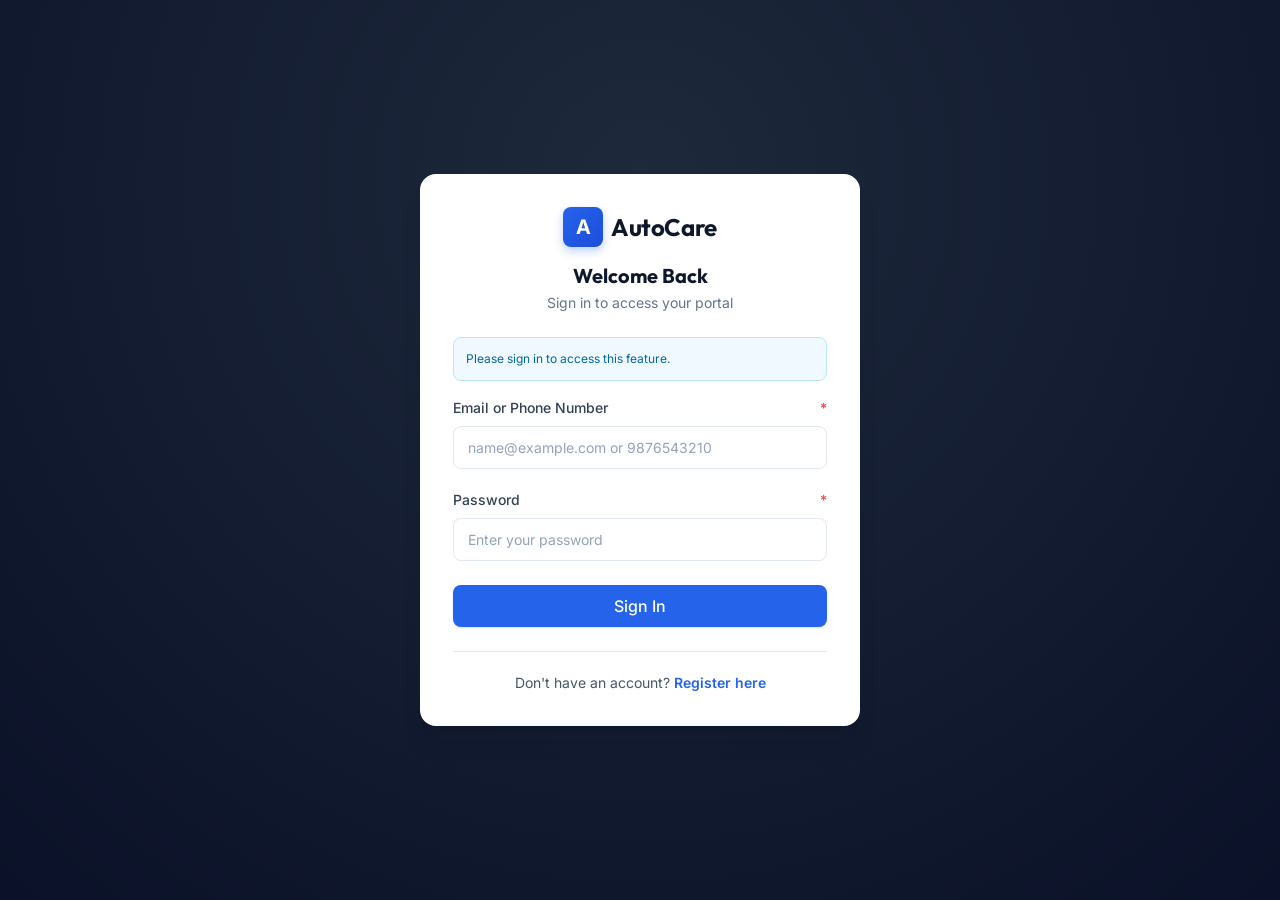
<file: frontend/employee/dashboard.html>
<!DOCTYPE html>
<html lang="en">
<head>
  <meta charset="UTF-8">
  <meta name="viewport" content="width=device-width, initial-scale=1.0">
  <title>Technician Dashboard — AutoCare v1.0</title>
  
  <!-- Fonts -->
  <link rel="preconnect" href="https://fonts.googleapis.com">
  <link rel="preconnect" href="https://fonts.gstatic.com" crossorigin>
  <link href="https://fonts.googleapis.com/css2?family=Inter:wght@400;500;600;700&family=Outfit:wght@500;600;700;800&family=SFMono-Regular&display=swap" rel="stylesheet">
  
  <!-- CSS Stylesheets -->
  <link rel="stylesheet" href="../css/base.css">
  <link rel="stylesheet" href="../css/layout.css">
  <link rel="stylesheet" href="../css/components.css">
  <link rel="stylesheet" href="../css/forms.css">
  <link rel="stylesheet" href="../css/dashboard.css">
  <link rel="stylesheet" href="../css/responsive.css">
</head>
<body>

  <div class="app-container">
    
    <!-- Sidebar Navigation -->
    <aside class="app-sidebar" id="app-sidebar"></aside>

    <!-- Main Content Area -->
    <div class="app-main">
      
      <!-- Top Header -->
      <header class="app-header" id="app-header"></header>

      <!-- Page Content -->
      <main class="page-content">
        
        <!-- Header -->
        <div class="page-header">
          <div class="page-title-group">
            <h1 class="page-title" id="welcome-technician">Technician Workspace</h1>
            <p class="page-subtitle">Manage assigned service requests and update repair lifecycle stages.</p>
          </div>
          <div class="page-actions">
            <a href="work-queue.html" class="btn btn-primary">
              <span>View Full Work Queue &rarr;</span>
            </a>
          </div>
        </div>

        <!-- Live Statistics Cards -->
        <div class="stats-grid">
          
          <!-- Total Assigned -->
          <div class="stat-card">
            <div class="stat-icon-wrapper stat-icon-primary">🛠️</div>
            <div class="stat-info">
              <div class="stat-value" id="emp-stat-total">—</div>
              <div class="stat-label">Total Assigned Jobs</div>
            </div>
          </div>

          <!-- Active Assigned -->
          <div class="stat-card">
            <div class="stat-icon-wrapper stat-icon-warning">⚡</div>
            <div class="stat-info">
              <div class="stat-value" id="emp-stat-active">—</div>
              <div class="stat-label">Active Work in Queue</div>
            </div>
          </div>

          <!-- Completed -->
          <div class="stat-card">
            <div class="stat-icon-wrapper stat-icon-success">🏁</div>
            <div class="stat-info">
              <div class="stat-value" id="emp-stat-completed">—</div>
              <div class="stat-label">Completed Jobs</div>
            </div>
          </div>

        </div>

        <!-- Active Jobs Section -->
        <div class="card">
          <div class="card-header">
            <div>
              <h2 class="card-title">Priority Active Jobs</h2>
              <p class="card-subtitle">Vehicles currently undergoing inspection, service, or quality checks</p>
            </div>
            <a href="work-queue.html" class="btn btn-secondary btn-sm">Open Work Queue</a>
          </div>

          <div class="card-body" id="active-jobs-preview" style="padding: var(--space-6);">
            <div class="loading-container">
              <span class="spinner spinner-dark spinner-lg"></span>
              <p>Loading assigned active jobs from server...</p>
            </div>
          </div>
        </div>

      </main>

      <!-- Footer -->
      <footer class="app-footer">
        <div><strong>AutoCare v1.0</strong> — Technician Portal</div>
        <div>Smarter Service. Better Drives.</div>
      </footer>

    </div>
  </div>

  <script type="module" src="../js/employee/dashboard.js"></script>
</body>
</html>
</file>
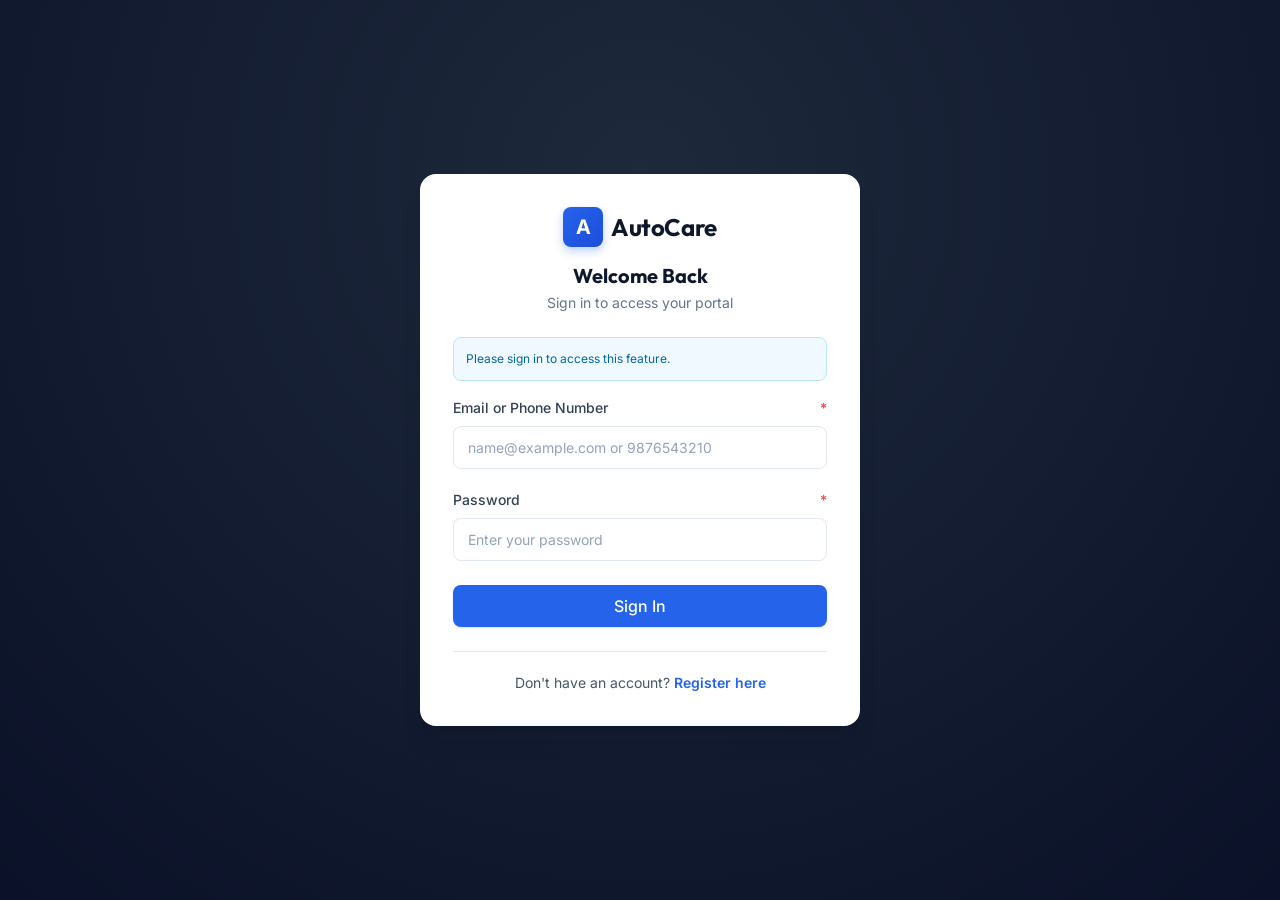
<file: frontend/employee/work-queue.html>
<!DOCTYPE html>
<html lang="en">
<head>
  <meta charset="UTF-8">
  <meta name="viewport" content="width=device-width, initial-scale=1.0">
  <title>Work Queue — AutoCare v1.0</title>
  
  <!-- Fonts -->
  <link rel="preconnect" href="https://fonts.googleapis.com">
  <link rel="preconnect" href="https://fonts.gstatic.com" crossorigin>
  <link href="https://fonts.googleapis.com/css2?family=Inter:wght@400;500;600;700&family=Outfit:wght@500;600;700;800&family=SFMono-Regular&display=swap" rel="stylesheet">
  
  <!-- CSS Stylesheets -->
  <link rel="stylesheet" href="../css/base.css">
  <link rel="stylesheet" href="../css/layout.css">
  <link rel="stylesheet" href="../css/components.css">
  <link rel="stylesheet" href="../css/forms.css">
  <link rel="stylesheet" href="../css/dashboard.css">
  <link rel="stylesheet" href="../css/responsive.css">
</head>
<body>

  <div class="app-container">
    
    <!-- Sidebar Navigation -->
    <aside class="app-sidebar" id="app-sidebar"></aside>

    <!-- Main Content Area -->
    <div class="app-main">
      
      <!-- Top Header -->
      <header class="app-header" id="app-header"></header>

      <!-- Page Content -->
      <main class="page-content">
        
        <!-- Header -->
        <div class="page-header">
          <div class="page-title-group">
            <h1 class="page-title">Technician Work Queue</h1>
            <p class="page-subtitle">Execute maintenance tasks and progress service requests through authorized workflow steps.</p>
          </div>
        </div>

        <!-- Filter & Search Toolbar -->
        <div class="toolbar">
          <div class="search-box">
            <span class="search-icon">🔍</span>
            <input type="text" id="input-search-queue" class="form-control search-input" placeholder="Search by vehicle plate, model, or ID...">
          </div>

          <div class="filter-group">
            <select id="select-queue-filter" class="form-control" style="min-width: 200px;">
              <option value="ACTIVE" selected>Active Jobs (Excluding Closed)</option>
              <option value="ALL">All Assigned Jobs</option>
              <option value="CREATED">Created</option>
              <option value="RECEIVED">Received</option>
              <option value="INSPECTION">Inspection</option>
              <option value="AWAITING_APPROVAL">Awaiting Approval</option>
              <option value="IN_PROGRESS">In Progress</option>
              <option value="QUALITY_CHECK">Quality Check</option>
              <option value="READY_FOR_PICKUP">Ready for Pickup</option>
              <option value="CLOSED">Closed Only</option>
            </select>
          </div>
        </div>

        <!-- Work Queue Container -->
        <div id="work-queue-container">
          <div class="loading-container">
            <span class="spinner spinner-dark spinner-lg"></span>
            <p>Loading technician work queue...</p>
          </div>
        </div>

      </main>

      <!-- Job Details & Timeline Modal -->
      <div id="job-detail-modal" class="modal-backdrop">
        <div class="modal-dialog modal-lg">
          <div class="modal-header">
            <div>
              <h3 class="modal-title" id="modal-job-title">Job Details</h3>
              <p class="card-subtitle" id="modal-job-subtitle"></p>
            </div>
            <button type="button" class="modal-close-btn" id="modal-job-close">&times;</button>
          </div>
          <div class="modal-body" id="modal-job-body">
            <!-- Injected dynamically -->
          </div>
          <div class="modal-footer" id="modal-job-footer">
            <button type="button" class="btn btn-secondary" id="modal-job-dismiss">Close</button>
          </div>
        </div>
      </div>

      <!-- Footer -->
      <footer class="app-footer">
        <div><strong>AutoCare v1.0</strong> — Technician Portal</div>
        <div>Smarter Service. Better Drives.</div>
      </footer>

    </div>
  </div>

  <script type="module" src="../js/employee/work-queue.js"></script>
</body>
</html>
</file>
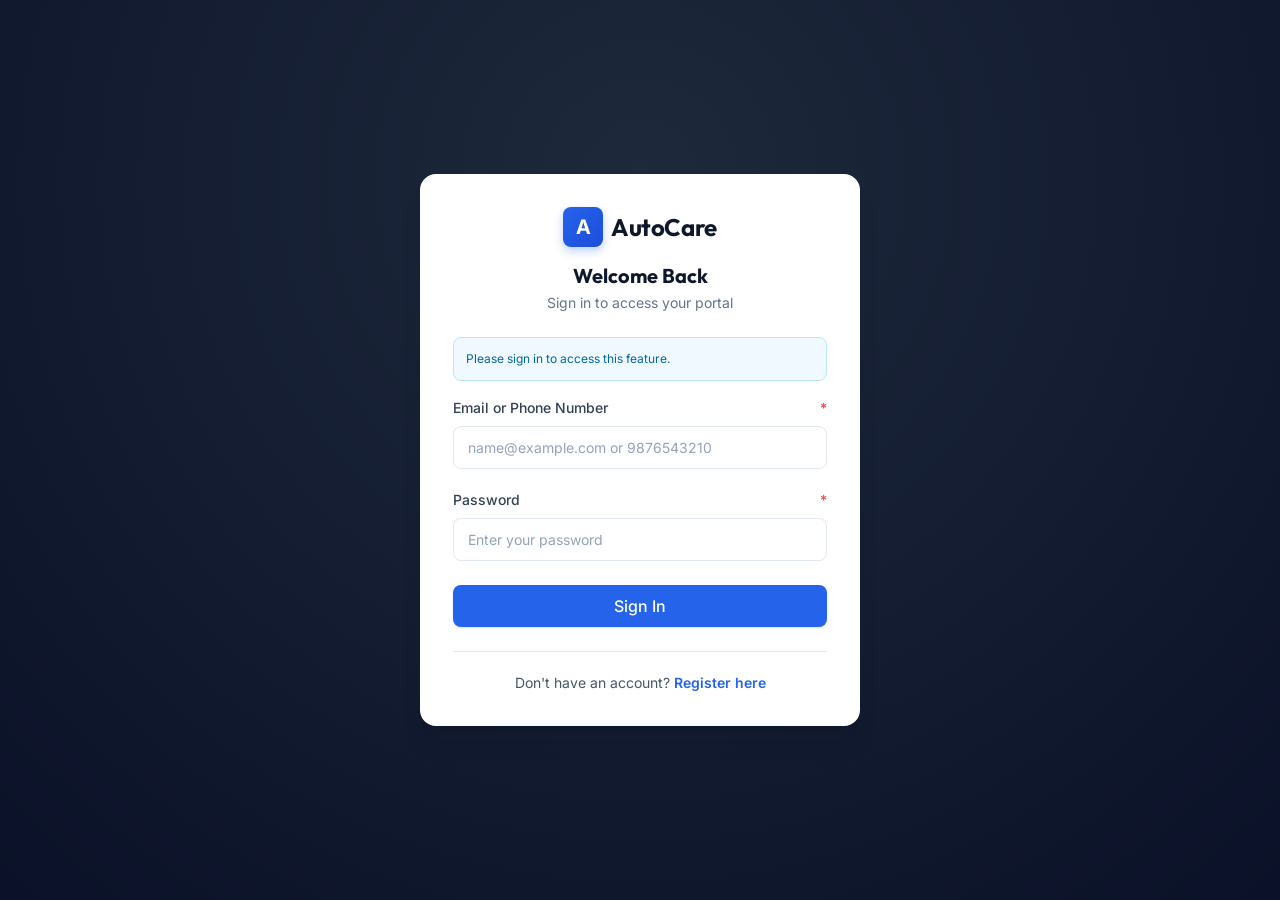
<file: frontend/manager/assignment.html>
<!DOCTYPE html>
<html lang="en">
<head>
  <meta charset="UTF-8">
  <meta name="viewport" content="width=device-width, initial-scale=1.0">
  <title>Technician Assignment — AutoCare v1.0</title>
  
  <!-- Fonts -->
  <link rel="preconnect" href="https://fonts.googleapis.com">
  <link rel="preconnect" href="https://fonts.gstatic.com" crossorigin>
  <link href="https://fonts.googleapis.com/css2?family=Inter:wght@400;500;600;700&family=Outfit:wght@500;600;700;800&family=SFMono-Regular&display=swap" rel="stylesheet">
  
  <!-- CSS Stylesheets -->
  <link rel="stylesheet" href="../css/base.css">
  <link rel="stylesheet" href="../css/layout.css">
  <link rel="stylesheet" href="../css/components.css">
  <link rel="stylesheet" href="../css/forms.css">
  <link rel="stylesheet" href="../css/dashboard.css">
  <link rel="stylesheet" href="../css/responsive.css">
</head>
<body>

  <div class="app-container">
    
    <!-- Sidebar Navigation -->
    <aside class="app-sidebar" id="app-sidebar"></aside>

    <!-- Main Content Area -->
    <div class="app-main">
      
      <!-- Top Header -->
      <header class="app-header" id="app-header"></header>

      <!-- Page Content -->
      <main class="page-content">
        
        <!-- Header -->
        <div class="page-header">
          <div class="page-title-group">
            <h1 class="page-title">Technician Resource Assignment</h1>
            <p class="page-subtitle">Allocate incoming unassigned service requests to certified service center technicians.</p>
          </div>
          <div class="page-actions">
            <a href="requests.html" class="btn btn-secondary">View All Requests</a>
          </div>
        </div>

        <!-- Notification Banner -->
        <div id="assignment-alert" class="hidden" style="margin-bottom: var(--space-6); padding: var(--space-4); border-radius: var(--radius-md); font-size: var(--font-size-sm);"></div>

        <!-- Unassigned Requests Container -->
        <div id="assignment-queue-container">
          <div class="loading-container">
            <span class="spinner spinner-dark spinner-lg"></span>
            <p>Loading unassigned requests and technician directory from server...</p>
          </div>
        </div>

      </main>

      <!-- Footer -->
      <footer class="app-footer">
        <div><strong>AutoCare v1.0</strong> — Manager Portal</div>
        <div>Smarter Service. Better Drives.</div>
      </footer>

    </div>
  </div>

  <script type="module" src="../js/manager/assignment.js"></script>
</body>
</html>
</file>
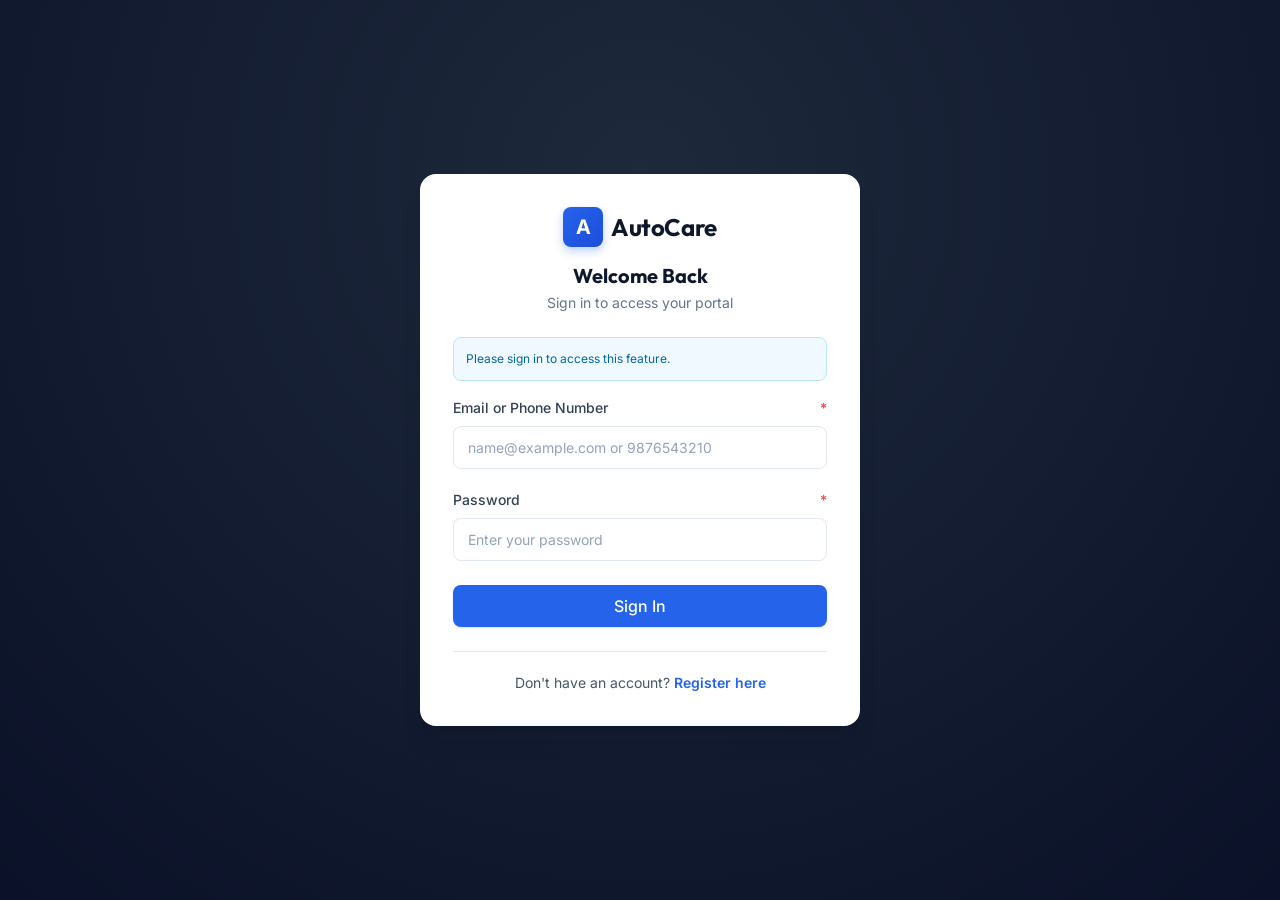
<file: frontend/manager/dashboard.html>
<!DOCTYPE html>
<html lang="en">
<head>
  <meta charset="UTF-8">
  <meta name="viewport" content="width=device-width, initial-scale=1.0">
  <title>Manager Operational Dashboard — AutoCare v1.0</title>
  
  <!-- Fonts -->
  <link rel="preconnect" href="https://fonts.googleapis.com">
  <link rel="preconnect" href="https://fonts.gstatic.com" crossorigin>
  <link href="https://fonts.googleapis.com/css2?family=Inter:wght@400;500;600;700&family=Outfit:wght@500;600;700;800&family=SFMono-Regular&display=swap" rel="stylesheet">
  
  <!-- CSS Stylesheets -->
  <link rel="stylesheet" href="../css/base.css">
  <link rel="stylesheet" href="../css/layout.css">
  <link rel="stylesheet" href="../css/components.css">
  <link rel="stylesheet" href="../css/forms.css">
  <link rel="stylesheet" href="../css/dashboard.css">
  <link rel="stylesheet" href="../css/responsive.css">
</head>
<body>

  <div class="app-container">
    
    <!-- Sidebar Navigation -->
    <aside class="app-sidebar" id="app-sidebar"></aside>

    <!-- Main Content Area -->
    <div class="app-main">
      
      <!-- Top Header -->
      <header class="app-header" id="app-header"></header>

      <!-- Page Content -->
      <main class="page-content">
        
        <!-- Header -->
        <div class="page-header">
          <div class="page-title-group">
            <h1 class="page-title" id="welcome-manager">Operations Dashboard</h1>
            <p class="page-subtitle">Center-wide metrics, workflow monitoring, and technician resource allocation.</p>
          </div>
          <div class="page-actions">
            <a href="assignment.html" class="btn btn-primary">
              <span>👥 Assign Technicians</span>
            </a>
            <a href="requests.html" class="btn btn-secondary">
              <span>View All Requests</span>
            </a>
          </div>
        </div>

        <!-- High-Level KPI Cards Grid -->
        <div class="stats-grid">
          
          <!-- Total Requests -->
          <div class="stat-card">
            <div class="stat-icon-wrapper stat-icon-primary">📊</div>
            <div class="stat-info">
              <div class="stat-value" id="mgr-stat-total">—</div>
              <div class="stat-label">Total Service Requests</div>
            </div>
          </div>

          <!-- Unassigned Requests -->
          <div class="stat-card">
            <div class="stat-icon-wrapper stat-icon-danger">⚠️</div>
            <div class="stat-info">
              <div class="stat-value" id="mgr-stat-unassigned">—</div>
              <div class="stat-label">Unassigned Requests</div>
            </div>
          </div>

          <!-- In-Progress Workload -->
          <div class="stat-card">
            <div class="stat-icon-wrapper stat-icon-warning">⚡</div>
            <div class="stat-info">
              <div class="stat-value" id="mgr-stat-active">—</div>
              <div class="stat-label">Active Center Workload</div>
            </div>
          </div>

          <!-- Completed Requests -->
          <div class="stat-card">
            <div class="stat-icon-wrapper stat-icon-success">✅</div>
            <div class="stat-info">
              <div class="stat-value" id="mgr-stat-closed">—</div>
              <div class="stat-label">Closed / Completed</div>
            </div>
          </div>

        </div>

        <!-- Comprehensive Status Breakdown Grid -->
        <div class="card" style="margin-bottom: var(--space-8);">
          <div class="card-header">
            <div>
              <h2 class="card-title">Workflow Stage Breakdown</h2>
              <p class="card-subtitle">Live request volume across all 8 governed service lifecycle stages</p>
            </div>
          </div>
          <div class="card-body">
            <div class="status-stats-grid">
              
              <div class="status-stat-card" style="border-left: 3px solid var(--status-created-border);">
                <div class="status-stat-name">Created</div>
                <div class="status-stat-value" id="stage-created">—</div>
              </div>

              <div class="status-stat-card" style="border-left: 3px solid var(--status-received-border);">
                <div class="status-stat-name">Received</div>
                <div class="status-stat-value" id="stage-received">—</div>
              </div>

              <div class="status-stat-card" style="border-left: 3px solid var(--status-inspection-border);">
                <div class="status-stat-name">Inspection</div>
                <div class="status-stat-value" id="stage-inspection">—</div>
              </div>

              <div class="status-stat-card" style="border-left: 3px solid var(--status-awaiting_approval-border);">
                <div class="status-stat-name">Awaiting Approval</div>
                <div class="status-stat-value" id="stage-awaiting-approval">—</div>
              </div>

              <div class="status-stat-card" style="border-left: 3px solid var(--status-in_progress-border);">
                <div class="status-stat-name">In Progress</div>
                <div class="status-stat-value" id="stage-in-progress">—</div>
              </div>

              <div class="status-stat-card" style="border-left: 3px solid var(--status-quality_check-border);">
                <div class="status-stat-name">Quality Check</div>
                <div class="status-stat-value" id="stage-quality-check">—</div>
              </div>

              <div class="status-stat-card" style="border-left: 3px solid var(--status-ready_for_pickup-border);">
                <div class="status-stat-name">Ready For Pickup</div>
                <div class="status-stat-value" id="stage-ready-for-pickup">—</div>
              </div>

              <div class="status-stat-card" style="border-left: 3px solid var(--status-closed-border);">
                <div class="status-stat-name">Closed</div>
                <div class="status-stat-value" id="stage-closed">—</div>
              </div>

            </div>
          </div>
        </div>

        <!-- Unassigned Requests Quick Action Card -->
        <div class="card">
          <div class="card-header">
            <div>
              <h2 class="card-title">Pending Technician Allocations</h2>
              <p class="card-subtitle">Service requests waiting for employee assignment</p>
            </div>
            <a href="assignment.html" class="btn btn-secondary btn-sm">Manage Assignments &rarr;</a>
          </div>

          <div class="card-body" id="unassigned-preview-container" style="padding: 0;">
            <div class="loading-container">
              <span class="spinner spinner-dark spinner-lg"></span>
              <p>Loading unassigned requests from server...</p>
            </div>
          </div>
        </div>

      </main>

      <!-- Footer -->
      <footer class="app-footer">
        <div><strong>AutoCare v1.0</strong> — Manager Portal</div>
        <div>Smarter Service. Better Drives.</div>
      </footer>

    </div>
  </div>

  <script type="module" src="../js/manager/dashboard.js"></script>
</body>
</html>
</file>
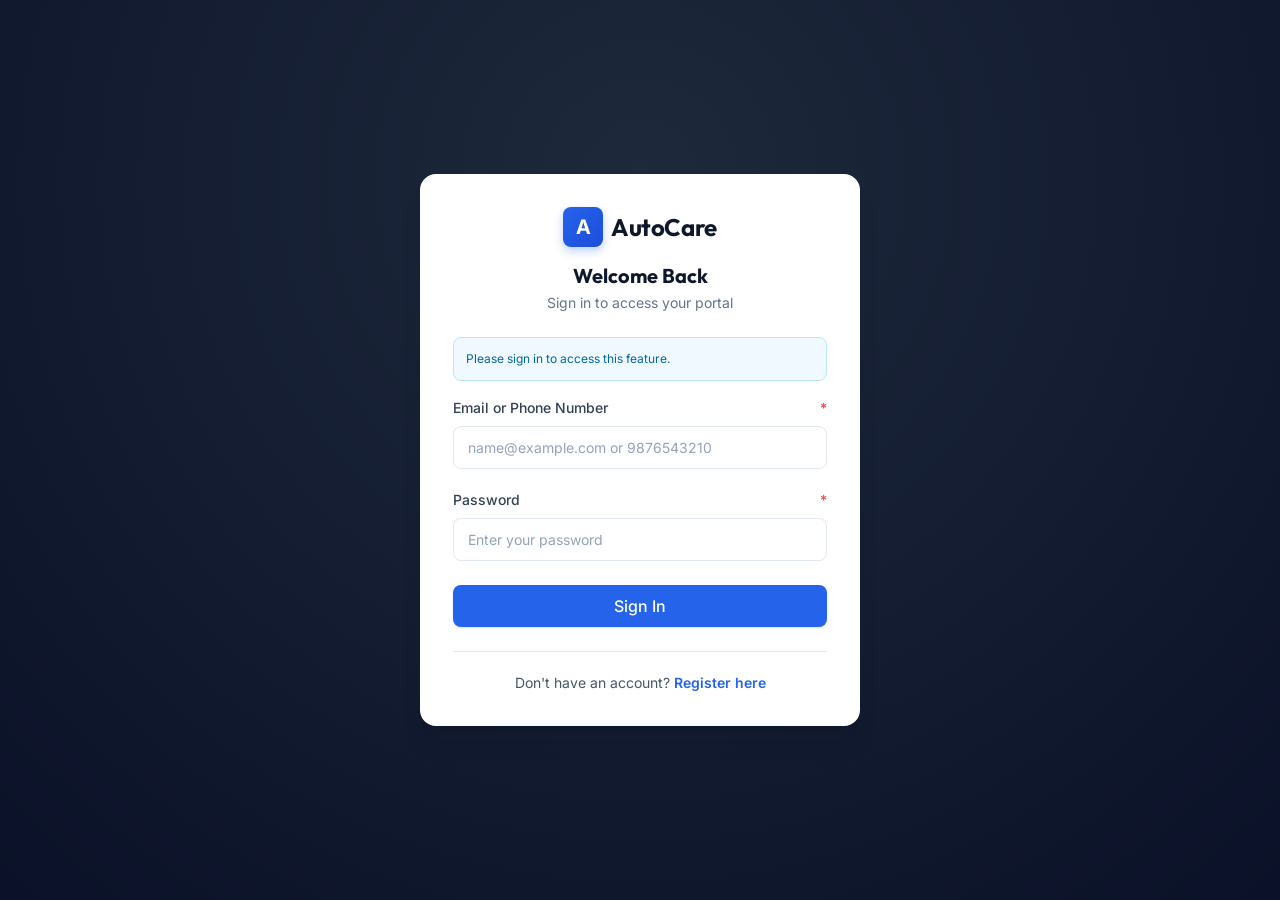
<file: frontend/manager/requests.html>
<!DOCTYPE html>
<html lang="en">
<head>
  <meta charset="UTF-8">
  <meta name="viewport" content="width=device-width, initial-scale=1.0">
  <title>Manage Service Requests — AutoCare v1.0</title>
  
  <!-- Fonts -->
  <link rel="preconnect" href="https://fonts.googleapis.com">
  <link rel="preconnect" href="https://fonts.gstatic.com" crossorigin>
  <link href="https://fonts.googleapis.com/css2?family=Inter:wght@400;500;600;700&family=Outfit:wght@500;600;700;800&family=SFMono-Regular&display=swap" rel="stylesheet">
  
  <!-- CSS Stylesheets -->
  <link rel="stylesheet" href="../css/base.css">
  <link rel="stylesheet" href="../css/layout.css">
  <link rel="stylesheet" href="../css/components.css">
  <link rel="stylesheet" href="../css/forms.css">
  <link rel="stylesheet" href="../css/dashboard.css">
  <link rel="stylesheet" href="../css/responsive.css">
</head>
<body>

  <div class="app-container">
    
    <!-- Sidebar Navigation -->
    <aside class="app-sidebar" id="app-sidebar"></aside>

    <!-- Main Content Area -->
    <div class="app-main">
      
      <!-- Top Header -->
      <header class="app-header" id="app-header"></header>

      <!-- Page Content -->
      <main class="page-content">
        
        <!-- Header -->
        <div class="page-header">
          <div class="page-title-group">
            <h1 class="page-title">Service Requests Management</h1>
            <p class="page-subtitle">Comprehensive registry of all customer service requests across the service center.</p>
          </div>
          <div class="page-actions">
            <a href="assignment.html" class="btn btn-primary">
              <span>👥 Assign Technicians</span>
            </a>
          </div>
        </div>

        <!-- Filter & Search Toolbar -->
        <div class="toolbar">
          <div class="search-box">
            <span class="search-icon">🔍</span>
            <input type="text" id="input-mgr-search" class="form-control search-input" placeholder="Search by plate, customer, technician, ID...">
          </div>

          <div class="filter-group">
            <label for="select-mgr-status" class="text-xs font-semibold text-muted">Status:</label>
            <select id="select-mgr-status" class="form-control" style="min-width: 180px;">
              <option value="ALL" selected>All Requests</option>
              <option value="CREATED">Created</option>
              <option value="RECEIVED">Received</option>
              <option value="INSPECTION">Inspection</option>
              <option value="AWAITING_APPROVAL">Awaiting Approval</option>
              <option value="IN_PROGRESS">In Progress</option>
              <option value="QUALITY_CHECK">Quality Check</option>
              <option value="READY_FOR_PICKUP">Ready for Pickup</option>
              <option value="CLOSED">Closed</option>
            </select>
          </div>
        </div>

        <!-- Service Requests Table Card -->
        <div class="card">
          <div class="card-body" id="mgr-requests-container" style="padding: 0;">
            <div class="loading-container">
              <span class="spinner spinner-dark spinner-lg"></span>
              <p>Loading service requests from server...</p>
            </div>
          </div>
        </div>

      </main>

      <!-- Request Inspector Modal -->
      <div id="mgr-request-modal" class="modal-backdrop">
        <div class="modal-dialog modal-lg">
          <div class="modal-header">
            <div>
              <h3 class="modal-title" id="mgr-modal-title">Service Request Details</h3>
              <p class="card-subtitle" id="mgr-modal-subtitle"></p>
            </div>
            <button type="button" class="modal-close-btn" id="mgr-modal-close">&times;</button>
          </div>
          <div class="modal-body" id="mgr-modal-body">
            <!-- Dynamic Content -->
          </div>
          <div class="modal-footer" id="mgr-modal-footer">
            <button type="button" class="btn btn-secondary" id="mgr-modal-dismiss">Close</button>
          </div>
        </div>
      </div>

      <!-- Footer -->
      <footer class="app-footer">
        <div><strong>AutoCare v1.0</strong> — Manager Portal</div>
        <div>Smarter Service. Better Drives.</div>
      </footer>

    </div>
  </div>

  <script type="module" src="../js/manager/requests.js"></script>
</body>
</html>
</file>
<file: frontend/css/base.css>
/* AutoCare v1.0 — Base Styles & Design Tokens */
:root {
  /* Color Palette: Automotive Enterprise SaaS */
  --color-primary-900: #0a1128;
  --color-primary-800: #0f172a;
  --color-primary-700: #1e293b;
  --color-primary-600: #334155;
  --color-primary-500: #475569;

  --color-accent-600: #1d4ed8;
  --color-accent-500: #2563eb;
  --color-accent-400: #3b82f6;
  --color-accent-100: #dbeafe;
  --color-accent-50: #eff6ff;

  --color-success-700: #15803d;
  --color-success-600: #16a34a;
  --color-success-500: #22c55e;
  --color-success-50: #f0fdf4;

  --color-warning-700: #b45309;
  --color-warning-600: #d97706;
  --color-warning-500: #f59e0b;
  --color-warning-50: #fffbeb;

  --color-danger-700: #b91c1c;
  --color-danger-600: #dc2626;
  --color-danger-500: #ef4444;
  --color-danger-50: #fef2f2;

  --color-info-700: #0369a1;
  --color-info-600: #0284c7;
  --color-info-500: #0ea5e9;
  --color-info-50: #f0f9ff;

  --color-neutral-900: #0f172a;
  --color-neutral-800: #1e293b;
  --color-neutral-700: #334155;
  --color-neutral-600: #475569;
  --color-neutral-500: #64748b;
  --color-neutral-400: #94a3b8;
  --color-neutral-300: #cbd5e1;
  --color-neutral-200: #e2e8f0;
  --color-neutral-100: #f1f5f9;
  --color-neutral-50: #f8fafc;
  --color-white: #ffffff;

  /* Status Colors */
  --status-created-bg: #f1f5f9;
  --status-created-text: #475569;
  --status-created-border: #cbd5e1;

  --status-received-bg: #e0f2fe;
  --status-received-text: #0369a1;
  --status-received-border: #bae6fd;

  --status-inspection-bg: #ede9fe;
  --status-inspection-text: #6d28d9;
  --status-inspection-border: #ddd6fe;

  --status-awaiting_approval-bg: #fef3c7;
  --status-awaiting_approval-text: #b45309;
  --status-awaiting_approval-border: #fde68a;

  --status-in_progress-bg: #dbeafe;
  --status-in_progress-text: #1d4ed8;
  --status-in_progress-border: #bfdbfe;

  --status-quality_check-bg: #fae8ff;
  --status-quality_check-text: #86198f;
  --status-quality_check-border: #f5d0fe;

  --status-ready_for_pickup-bg: #dcfce7;
  --status-ready_for_pickup-text: #15803d;
  --status-ready_for_pickup-border: #bbf7d0;

  --status-closed-bg: #f3f4f6;
  --status-closed-text: #374151;
  --status-closed-border: #e5e7eb;

  /* Typography */
  --font-family-base: 'Inter', -apple-system, BlinkMacSystemFont, 'Segoe UI', Roboto, Helvetica, Arial, sans-serif;
  --font-family-heading: 'Outfit', 'Inter', sans-serif;
  --font-family-mono: 'SFMono-Regular', Consolas, 'Liberation Mono', Menlo, Courier, monospace;

  --font-size-xs: 0.75rem;     /* 12px */
  --font-size-sm: 0.875rem;    /* 14px */
  --font-size-base: 1rem;      /* 16px */
  --font-size-lg: 1.125rem;    /* 18px */
  --font-size-xl: 1.25rem;     /* 20px */
  --font-size-2xl: 1.5rem;     /* 24px */
  --font-size-3xl: 1.875rem;   /* 30px */
  --font-size-4xl: 2.25rem;    /* 36px */

  --font-weight-normal: 400;
  --font-weight-medium: 500;
  --font-weight-semibold: 600;
  --font-weight-bold: 700;

  --line-height-tight: 1.25;
  --line-height-normal: 1.5;
  --line-height-relaxed: 1.625;

  /* Spacing */
  --space-1: 0.25rem;   /* 4px */
  --space-2: 0.5rem;    /* 8px */
  --space-3: 0.75rem;   /* 12px */
  --space-4: 1rem;      /* 16px */
  --space-5: 1.25rem;   /* 20px */
  --space-6: 1.5rem;    /* 24px */
  --space-8: 2rem;      /* 32px */
  --space-10: 2.5rem;   /* 40px */
  --space-12: 3rem;     /* 48px */
  --space-16: 4rem;     /* 64px */

  /* Borders & Radii */
  --radius-sm: 4px;
  --radius-md: 8px;
  --radius-lg: 12px;
  --radius-xl: 16px;
  --radius-full: 9999px;

  --border-width: 1px;
  --border-color: var(--color-neutral-200);

  /* Shadows */
  --shadow-xs: 0 1px 2px 0 rgba(15, 23, 42, 0.05);
  --shadow-sm: 0 1px 3px 0 rgba(15, 23, 42, 0.08), 0 1px 2px -1px rgba(15, 23, 42, 0.08);
  --shadow-md: 0 4px 6px -1px rgba(15, 23, 42, 0.08), 0 2px 4px -2px rgba(15, 23, 42, 0.08);
  --shadow-lg: 0 10px 15px -3px rgba(15, 23, 42, 0.08), 0 4px 6px -4px rgba(15, 23, 42, 0.04);
  --shadow-xl: 0 20px 25px -5px rgba(15, 23, 42, 0.1), 0 8px 10px -6px rgba(15, 23, 42, 0.04);

  /* Transitions */
  --transition-fast: 150ms cubic-bezier(0.4, 0, 0.2, 1);
  --transition-normal: 200ms cubic-bezier(0.4, 0, 0.2, 1);
  --transition-slow: 300ms cubic-bezier(0.4, 0, 0.2, 1);

  /* Layout */
  --sidebar-width: 260px;
  --sidebar-collapsed-width: 72px;
  --header-height: 64px;
  --container-max-width: 1280px;
  --z-header: 40;
  --z-sidebar: 50;
  --z-modal-backdrop: 90;
  --z-modal: 100;
  --z-toast: 110;
}

/* CSS Reset & Box Sizing */
*, *::before, *::after {
  box-sizing: border-box;
  margin: 0;
  padding: 0;
}

html {
  font-size: 16px;
  font-family: var(--font-family-base);
  color: var(--color-neutral-800);
  background-color: var(--color-neutral-50);
  -webkit-font-smoothing: antialiased;
  -moz-osx-font-smoothing: grayscale;
  line-height: var(--line-height-normal);
}

body {
  min-height: 100vh;
  display: flex;
  flex-direction: column;
}

/* Typography Base */
h1, h2, h3, h4, h5, h6 {
  font-family: var(--font-family-heading);
  color: var(--color-neutral-900);
  font-weight: var(--font-weight-bold);
  line-height: var(--line-height-tight);
}

h1 { font-size: var(--font-size-3xl); }
h2 { font-size: var(--font-size-2xl); }
h3 { font-size: var(--font-size-xl); }
h4 { font-size: var(--font-size-lg); }
h5 { font-size: var(--font-size-base); }
h6 { font-size: var(--font-size-sm); }

p {
  margin-bottom: var(--space-3);
  color: var(--color-neutral-600);
}

p:last-child {
  margin-bottom: 0;
}

a {
  color: var(--color-accent-500);
  text-decoration: none;
  transition: color var(--transition-fast);
}

a:hover {
  color: var(--color-accent-600);
}

code, kbd, samp, pre {
  font-family: var(--font-family-mono);
  font-size: 0.875em;
}

/* Accessibility */
:focus-visible {
  outline: 2px solid var(--color-accent-500);
  outline-offset: 2px;
}

.sr-only {
  position: absolute;
  width: 1px;
  height: 1px;
  padding: 0;
  margin: -1px;
  overflow: hidden;
  clip: rect(0, 0, 0, 0);
  white-space: nowrap;
  border-width: 0;
}

/* Utility Classes */
.text-xs { font-size: var(--font-size-xs); }
.text-sm { font-size: var(--font-size-sm); }
.text-base { font-size: var(--font-size-base); }
.text-lg { font-size: var(--font-size-lg); }
.text-xl { font-size: var(--font-size-xl); }
.text-2xl { font-size: var(--font-size-2xl); }

.font-medium { font-weight: var(--font-weight-medium); }
.font-semibold { font-weight: var(--font-weight-semibold); }
.font-bold { font-weight: var(--font-weight-bold); }

.text-muted { color: var(--color-neutral-500); }
.text-primary { color: var(--color-neutral-900); }
.text-accent { color: var(--color-accent-500); }
.text-danger { color: var(--color-danger-600); }
.text-success { color: var(--color-success-600); }
.text-warning { color: var(--color-warning-600); }

.text-center { text-align: center; }
.text-right { text-align: right; }
.text-left { text-align: left; }

.font-mono { font-family: var(--font-family-mono); }

.truncate {
  overflow: hidden;
  text-overflow: ellipsis;
  white-space: nowrap;
}

.flex { display: flex; }
.inline-flex { display: inline-flex; }
.flex-col { flex-direction: column; }
.items-center { align-items: center; }
.items-start { align-items: flex-start; }
.items-end { align-items: flex-end; }
.justify-center { justify-content: center; }
.justify-between { justify-content: space-between; }
.justify-end { justify-content: flex-end; }
.flex-1 { flex: 1 1 0%; }
.flex-wrap { flex-wrap: wrap; }
.gap-1 { gap: var(--space-1); }
.gap-2 { gap: var(--space-2); }
.gap-3 { gap: var(--space-3); }
.gap-4 { gap: var(--space-4); }
.gap-6 { gap: var(--space-6); }

.w-full { width: 100%; }
.h-full { height: 100%; }

.hidden { display: none !important; }
</file>
<file: frontend/css/components.css>
/* AutoCare v1.0 — Reusable Component System */

/* 1. BUTTONS */
.btn {
  display: inline-flex;
  align-items: center;
  justify-content: center;
  gap: var(--space-2);
  padding: 0.625rem 1.125rem;
  font-size: var(--font-size-sm);
  font-weight: var(--font-weight-medium);
  font-family: var(--font-family-base);
  border-radius: var(--radius-md);
  border: 1px solid transparent;
  cursor: pointer;
  transition: all var(--transition-fast);
  white-space: nowrap;
  user-select: none;
  line-height: 1;
  text-decoration: none;
}

.btn:disabled,
.btn.disabled {
  opacity: 0.6;
  cursor: not-allowed;
  pointer-events: none;
}

.btn-primary {
  background-color: var(--color-accent-500);
  color: var(--color-white);
  box-shadow: 0 1px 2px rgba(37, 99, 235, 0.2);
}
.btn-primary:hover {
  background-color: var(--color-accent-600);
  color: var(--color-white);
}
.btn-primary:active {
  background-color: #1e40af;
}

.btn-secondary {
  background-color: var(--color-white);
  color: var(--color-neutral-700);
  border-color: var(--color-neutral-300);
  box-shadow: var(--shadow-xs);
}
.btn-secondary:hover {
  background-color: var(--color-neutral-50);
  color: var(--color-neutral-900);
  border-color: var(--color-neutral-400);
}

.btn-dark {
  background-color: var(--color-primary-800);
  color: var(--color-white);
}
.btn-dark:hover {
  background-color: var(--color-primary-900);
  color: var(--color-white);
}

.btn-success {
  background-color: var(--color-success-600);
  color: var(--color-white);
}
.btn-success:hover {
  background-color: var(--color-success-700);
  color: var(--color-white);
}

.btn-danger {
  background-color: var(--color-danger-600);
  color: var(--color-white);
}
.btn-danger:hover {
  background-color: var(--color-danger-700);
  color: var(--color-white);
}

.btn-outline-danger {
  background-color: transparent;
  color: var(--color-danger-600);
  border-color: var(--color-danger-500);
}
.btn-outline-danger:hover {
  background-color: var(--color-danger-50);
  color: var(--color-danger-700);
}

.btn-outline-primary {
  background-color: transparent;
  color: var(--color-accent-500);
  border-color: var(--color-accent-500);
}
.btn-outline-primary:hover {
  background-color: var(--color-accent-50);
  color: var(--color-accent-600);
}

.btn-sm {
  padding: 0.375rem 0.75rem;
  font-size: var(--font-size-xs);
  border-radius: var(--radius-sm);
}

.btn-lg {
  padding: 0.75rem 1.5rem;
  font-size: var(--font-size-base);
  border-radius: var(--radius-md);
}

.btn-icon-only {
  padding: 0.5rem;
  border-radius: var(--radius-md);
  width: 36px;
  height: 36px;
}

/* 2. CARDS */
.card {
  background-color: var(--color-white);
  border: 1px solid var(--border-color);
  border-radius: var(--radius-lg);
  box-shadow: var(--shadow-xs);
  overflow: hidden;
  transition: box-shadow var(--transition-fast), border-color var(--transition-fast);
}

.card:hover {
  border-color: var(--color-neutral-300);
}

.card-header {
  padding: var(--space-5) var(--space-6);
  border-bottom: 1px solid var(--border-color);
  display: flex;
  align-items: center;
  justify-content: space-between;
  background-color: var(--color-white);
}

.card-title {
  font-size: var(--font-size-lg);
  font-weight: var(--font-weight-semibold);
  color: var(--color-neutral-900);
}

.card-subtitle {
  font-size: var(--font-size-xs);
  color: var(--color-neutral-500);
  margin-top: 2px;
}

.card-body {
  padding: var(--space-6);
}

.card-footer {
  padding: var(--space-4) var(--space-6);
  border-top: 1px solid var(--border-color);
  background-color: var(--color-neutral-50);
  display: flex;
  align-items: center;
  justify-content: flex-end;
  gap: var(--space-3);
}

/* 3. STATUS BADGES */
.badge {
  display: inline-flex;
  align-items: center;
  gap: 6px;
  padding: 4px 10px;
  border-radius: var(--radius-full);
  font-size: var(--font-size-xs);
  font-weight: var(--font-weight-semibold);
  letter-spacing: 0.02em;
  border: 1px solid transparent;
  line-height: 1.2;
  white-space: nowrap;
}

.badge-dot {
  width: 6px;
  height: 6px;
  border-radius: 50%;
  background-color: currentColor;
}

/* Dynamic Status Badges for ServiceStatus */
.badge-status-CREATED {
  background-color: var(--status-created-bg);
  color: var(--status-created-text);
  border-color: var(--status-created-border);
}

.badge-status-RECEIVED {
  background-color: var(--status-received-bg);
  color: var(--status-received-text);
  border-color: var(--status-received-border);
}

.badge-status-INSPECTION {
  background-color: var(--status-inspection-bg);
  color: var(--status-inspection-text);
  border-color: var(--status-inspection-border);
}

.badge-status-AWAITING_APPROVAL {
  background-color: var(--status-awaiting_approval-bg);
  color: var(--status-awaiting_approval-text);
  border-color: var(--status-awaiting_approval-border);
}

.badge-status-IN_PROGRESS {
  background-color: var(--status-in_progress-bg);
  color: var(--status-in_progress-text);
  border-color: var(--status-in_progress-border);
}

.badge-status-QUALITY_CHECK {
  background-color: var(--status-quality_check-bg);
  color: var(--status-quality_check-text);
  border-color: var(--status-quality_check-border);
}

.badge-status-READY_FOR_PICKUP {
  background-color: var(--status-ready_for_pickup-bg);
  color: var(--status-ready_for_pickup-text);
  border-color: var(--status-ready_for_pickup-border);
}

.badge-status-CLOSED {
  background-color: var(--status-closed-bg);
  color: var(--status-closed-text);
  border-color: var(--status-closed-border);
}

/* Role Badges */
.badge-role-CUSTOMER {
  background-color: var(--color-info-50);
  color: var(--color-info-700);
  border-color: #bae6fd;
}

.badge-role-EMPLOYEE {
  background-color: #ede9fe;
  color: #6d28d9;
  border-color: #ddd6fe;
}

.badge-role-MANAGER {
  background-color: #fef3c7;
  color: #92400e;
  border-color: #fde68a;
}

/* 4. SERVICE WORKFLOW TIMELINE COMPONENT */
.timeline-container {
  padding: var(--space-4) 0;
}

.timeline {
  display: flex;
  flex-direction: column;
  position: relative;
  gap: var(--space-4);
}

.timeline-step {
  display: flex;
  align-items: flex-start;
  gap: var(--space-4);
  position: relative;
}

.timeline-step::before {
  content: '';
  position: absolute;
  top: 24px;
  left: 14px;
  bottom: -20px;
  width: 2px;
  background-color: var(--color-neutral-200);
}

.timeline-step:last-child::before {
  display: none;
}

.timeline-marker {
  width: 30px;
  height: 30px;
  border-radius: 50%;
  display: flex;
  align-items: center;
  justify-content: center;
  font-size: var(--font-size-xs);
  font-weight: var(--font-weight-bold);
  background-color: var(--color-neutral-100);
  color: var(--color-neutral-400);
  border: 2px solid var(--color-neutral-300);
  flex-shrink: 0;
  z-index: 1;
  transition: all var(--transition-normal);
}

.timeline-content {
  flex: 1;
  padding-top: 4px;
}

.timeline-title {
  font-size: var(--font-size-sm);
  font-weight: var(--font-weight-semibold);
  color: var(--color-neutral-700);
}

.timeline-desc {
  font-size: var(--font-size-xs);
  color: var(--color-neutral-500);
  margin-top: 2px;
}

/* Timeline States */
.timeline-step.completed .timeline-marker {
  background-color: var(--color-success-600);
  border-color: var(--color-success-600);
  color: var(--color-white);
}
.timeline-step.completed::before {
  background-color: var(--color-success-600);
}
.timeline-step.completed .timeline-title {
  color: var(--color-neutral-900);
}

.timeline-step.active .timeline-marker {
  background-color: var(--color-accent-500);
  border-color: var(--color-accent-500);
  color: var(--color-white);
  box-shadow: 0 0 0 4px rgba(37, 99, 235, 0.2);
}
.timeline-step.active .timeline-title {
  color: var(--color-accent-600);
  font-weight: var(--font-weight-bold);
}

/* Horizontal Timeline for Modals & Details */
.timeline-horizontal {
  display: grid;
  grid-template-columns: repeat(8, 1fr);
  gap: var(--space-2);
  padding: var(--space-4) 0;
  position: relative;
}

.h-timeline-item {
  display: flex;
  flex-direction: column;
  align-items: center;
  text-align: center;
  position: relative;
}

.h-timeline-item::after {
  content: '';
  position: absolute;
  top: 14px;
  left: 50%;
  width: 100%;
  height: 2px;
  background-color: var(--color-neutral-200);
  z-index: 0;
}

.h-timeline-item:last-child::after {
  display: none;
}

.h-timeline-marker {
  width: 28px;
  height: 28px;
  border-radius: 50%;
  background-color: var(--color-neutral-100);
  border: 2px solid var(--color-neutral-300);
  display: flex;
  align-items: center;
  justify-content: center;
  font-size: 11px;
  font-weight: var(--font-weight-bold);
  color: var(--color-neutral-500);
  z-index: 1;
  margin-bottom: var(--space-2);
}

.h-timeline-item.completed .h-timeline-marker {
  background-color: var(--color-success-600);
  border-color: var(--color-success-600);
  color: var(--color-white);
}
.h-timeline-item.completed::after {
  background-color: var(--color-success-600);
}

.h-timeline-item.active .h-timeline-marker {
  background-color: var(--color-accent-500);
  border-color: var(--color-accent-500);
  color: var(--color-white);
  box-shadow: 0 0 0 4px rgba(37, 99, 235, 0.2);
}

.h-timeline-label {
  font-size: 11px;
  font-weight: var(--font-weight-medium);
  color: var(--color-neutral-600);
  line-height: 1.2;
}

.h-timeline-item.active .h-timeline-label {
  color: var(--color-accent-600);
  font-weight: var(--font-weight-bold);
}

/* 5. DATA TABLES */
.table-responsive {
  width: 100%;
  overflow-x: auto;
  -webkit-overflow-scrolling: touch;
}

.data-table {
  width: 100%;
  border-collapse: collapse;
  font-size: var(--font-size-sm);
  text-align: left;
}

.data-table th {
  background-color: var(--color-neutral-50);
  color: var(--color-neutral-600);
  font-weight: var(--font-weight-semibold);
  text-transform: uppercase;
  font-size: var(--font-size-xs);
  letter-spacing: 0.05em;
  padding: var(--space-3) var(--space-4);
  border-bottom: 1px solid var(--border-color);
  white-space: nowrap;
}

.data-table td {
  padding: var(--space-4);
  border-bottom: 1px solid var(--border-color);
  color: var(--color-neutral-700);
  vertical-align: middle;
}

.data-table tbody tr {
  transition: background-color var(--transition-fast);
}

.data-table tbody tr:hover {
  background-color: var(--color-neutral-50);
}

.data-table tbody tr:last-child td {
  border-bottom: none;
}

/* 6. MODALS */
.modal-backdrop {
  position: fixed;
  top: 0;
  left: 0;
  right: 0;
  bottom: 0;
  background-color: rgba(15, 23, 42, 0.6);
  backdrop-filter: blur(4px);
  display: flex;
  align-items: center;
  justify-content: center;
  padding: var(--space-4);
  z-index: var(--z-modal-backdrop);
  opacity: 0;
  visibility: hidden;
  transition: all var(--transition-normal);
}

.modal-backdrop.open {
  opacity: 1;
  visibility: visible;
}

.modal-dialog {
  background-color: var(--color-white);
  border-radius: var(--radius-lg);
  box-shadow: var(--shadow-xl);
  width: 100%;
  max-width: 600px;
  max-height: 90vh;
  display: flex;
  flex-direction: column;
  transform: scale(0.95) translateY(10px);
  transition: transform var(--transition-normal);
  overflow: hidden;
}

.modal-dialog.modal-lg {
  max-width: 800px;
}

.modal-backdrop.open .modal-dialog {
  transform: scale(1) translateY(0);
}

.modal-header {
  padding: var(--space-5) var(--space-6);
  border-bottom: 1px solid var(--border-color);
  display: flex;
  align-items: center;
  justify-content: space-between;
}

.modal-title {
  font-size: var(--font-size-lg);
  font-weight: var(--font-weight-bold);
  color: var(--color-neutral-900);
}

.modal-close-btn {
  background: transparent;
  border: none;
  font-size: var(--font-size-xl);
  line-height: 1;
  color: var(--color-neutral-400);
  cursor: pointer;
  padding: var(--space-1);
  border-radius: var(--radius-sm);
  transition: color var(--transition-fast);
}

.modal-close-btn:hover {
  color: var(--color-neutral-800);
}

.modal-body {
  padding: var(--space-6);
  overflow-y: auto;
  flex: 1;
}

.modal-footer {
  padding: var(--space-4) var(--space-6);
  border-top: 1px solid var(--border-color);
  background-color: var(--color-neutral-50);
  display: flex;
  align-items: center;
  justify-content: flex-end;
  gap: var(--space-3);
}

/* 7. TOAST NOTIFICATIONS */
.toast-container {
  position: fixed;
  bottom: var(--space-6);
  right: var(--space-6);
  display: flex;
  flex-direction: column;
  gap: var(--space-3);
  z-index: var(--z-toast);
  max-width: 420px;
  pointer-events: none;
}

.toast {
  pointer-events: auto;
  display: flex;
  align-items: flex-start;
  gap: var(--space-3);
  padding: var(--space-4);
  background-color: var(--color-white);
  border-radius: var(--radius-md);
  box-shadow: var(--shadow-lg);
  border: 1px solid var(--border-color);
  border-left-width: 4px;
  transform: translateX(120%);
  transition: transform var(--transition-normal);
}

.toast.show {
  transform: translateX(0);
}

.toast-icon {
  font-size: var(--font-size-lg);
  flex-shrink: 0;
  margin-top: 1px;
}

.toast-content {
  flex: 1;
}

.toast-title {
  font-size: var(--font-size-sm);
  font-weight: var(--font-weight-semibold);
  color: var(--color-neutral-900);
  margin-bottom: 2px;
}

.toast-message {
  font-size: var(--font-size-xs);
  color: var(--color-neutral-600);
}

.toast-close {
  background: transparent;
  border: none;
  color: var(--color-neutral-400);
  cursor: pointer;
  font-size: var(--font-size-base);
  padding: 0;
  line-height: 1;
}

.toast-close:hover {
  color: var(--color-neutral-700);
}

.toast-success { border-left-color: var(--color-success-600); }
.toast-success .toast-icon { color: var(--color-success-600); }

.toast-error { border-left-color: var(--color-danger-600); }
.toast-error .toast-icon { color: var(--color-danger-600); }

.toast-warning { border-left-color: var(--color-warning-600); }
.toast-warning .toast-icon { color: var(--color-warning-600); }

.toast-info { border-left-color: var(--color-info-600); }
.toast-info .toast-icon { color: var(--color-info-600); }

/* 8. EMPTY STATES */
.empty-state {
  display: flex;
  flex-direction: column;
  align-items: center;
  justify-content: center;
  text-align: center;
  padding: var(--space-12) var(--space-6);
  background-color: var(--color-white);
  border-radius: var(--radius-lg);
  border: 1px dashed var(--color-neutral-300);
}

.empty-state-icon {
  width: 64px;
  height: 64px;
  border-radius: var(--radius-full);
  background-color: var(--color-neutral-100);
  display: flex;
  align-items: center;
  justify-content: center;
  font-size: var(--font-size-3xl);
  color: var(--color-neutral-400);
  margin-bottom: var(--space-4);
}

.empty-state-title {
  font-size: var(--font-size-lg);
  font-weight: var(--font-weight-semibold);
  color: var(--color-neutral-800);
  margin-bottom: var(--space-2);
}

.empty-state-desc {
  font-size: var(--font-size-sm);
  color: var(--color-neutral-500);
  max-width: 400px;
  margin-bottom: var(--space-6);
}

/* 9. LOADING SPINNERS */
.spinner {
  width: 20px;
  height: 20px;
  border: 2px solid rgba(255, 255, 255, 0.3);
  border-top-color: currentColor;
  border-radius: 50%;
  animation: spin 0.6s linear infinite;
  display: inline-block;
}

.spinner-dark {
  border-color: rgba(15, 23, 42, 0.15);
  border-top-color: var(--color-neutral-800);
}

.spinner-lg {
  width: 40px;
  height: 40px;
  border-width: 3px;
}

@keyframes spin {
  to { transform: rotate(360deg); }
}

.loading-container {
  display: flex;
  flex-direction: column;
  align-items: center;
  justify-content: center;
  padding: var(--space-12);
  gap: var(--space-4);
  color: var(--color-neutral-500);
  font-size: var(--font-size-sm);
}
</file>
<file: frontend/css/forms.css>
/* AutoCare v1.0 — Form Styles */

.form-group {
  display: flex;
  flex-direction: column;
  gap: var(--space-2);
  margin-bottom: var(--space-5);
}

.form-group:last-child {
  margin-bottom: 0;
}

.form-label {
  font-size: var(--font-size-sm);
  font-weight: var(--font-weight-medium);
  color: var(--color-neutral-700);
  display: flex;
  align-items: center;
  justify-content: space-between;
}

.form-label-required::after {
  content: " *";
  color: var(--color-danger-500);
}

.form-label-hint {
  font-size: var(--font-size-xs);
  color: var(--color-neutral-400);
  font-weight: var(--font-weight-normal);
}

.form-control {
  width: 100%;
  padding: 0.625rem 0.875rem;
  font-size: var(--font-size-sm);
  font-family: var(--font-family-base);
  color: var(--color-neutral-900);
  background-color: var(--color-white);
  border: 1px solid var(--border-color);
  border-radius: var(--radius-md);
  transition: border-color var(--transition-fast), box-shadow var(--transition-fast);
  line-height: var(--line-height-normal);
}

.form-control::placeholder {
  color: var(--color-neutral-400);
}

.form-control:hover {
  border-color: var(--color-neutral-300);
}

.form-control:focus {
  outline: none;
  border-color: var(--color-accent-500);
  box-shadow: 0 0 0 3px rgba(37, 99, 235, 0.15);
}

.form-control:disabled,
.form-control[readonly] {
  background-color: var(--color-neutral-100);
  color: var(--color-neutral-500);
  cursor: not-allowed;
}

/* Select Control */
select.form-control {
  appearance: none;
  background-image: url("data:image/svg+xml,%3Csvg xmlns='http://www.w3.org/2000/svg' fill='none' viewBox='0 0 24 24' stroke='%2364748b'%3E%3Cpath stroke-linecap='round' stroke-linejoin='round' stroke-width='2' d='M19 9l-7 7-7-7'%3E%3C/path%3E%3C/svg%3E");
  background-repeat: no-repeat;
  background-position: right 0.75rem center;
  background-size: 1rem;
  padding-right: 2.25rem;
}

/* Textarea */
textarea.form-control {
  min-height: 100px;
  resize: vertical;
}

/* Validation Errors */
.form-error {
  font-size: var(--font-size-xs);
  color: var(--color-danger-600);
  display: none;
  align-items: center;
  gap: 4px;
  margin-top: 2px;
}

.has-error .form-control {
  border-color: var(--color-danger-500);
}

.has-error .form-control:focus {
  border-color: var(--color-danger-500);
  box-shadow: 0 0 0 3px rgba(239, 68, 68, 0.15);
}

.has-error .form-error {
  display: flex;
}

/* Form Helper Text */
.form-help {
  font-size: var(--font-size-xs);
  color: var(--color-neutral-500);
}

/* Form Grid */
.form-grid-2 {
  display: grid;
  grid-template-columns: repeat(2, 1fr);
  gap: var(--space-4);
}

.form-grid-3 {
  display: grid;
  grid-template-columns: repeat(3, 1fr);
  gap: var(--space-4);
}

/* Authentication Forms Container */
.auth-page-wrapper {
  min-height: 100vh;
  display: flex;
  align-items: center;
  justify-content: center;
  padding: var(--space-6);
  background: radial-gradient(circle at 50% 20%, #1e293b 0%, #0a1128 100%);
}

.auth-card {
  width: 100%;
  max-width: 440px;
  background-color: var(--color-white);
  border-radius: var(--radius-xl);
  box-shadow: var(--shadow-xl);
  padding: var(--space-8);
  border: 1px solid rgba(255, 255, 255, 0.1);
}

.auth-header {
  text-align: center;
  margin-bottom: var(--space-6);
}

.auth-logo {
  display: inline-flex;
  align-items: center;
  gap: var(--space-2);
  margin-bottom: var(--space-4);
  text-decoration: none;
}

.auth-logo-icon {
  width: 40px;
  height: 40px;
  background: linear-gradient(135deg, var(--color-accent-500), #1d4ed8);
  border-radius: var(--radius-md);
  display: flex;
  align-items: center;
  justify-content: center;
  color: var(--color-white);
  font-weight: var(--font-weight-bold);
  font-size: var(--font-size-xl);
  box-shadow: 0 4px 10px rgba(37, 99, 235, 0.3);
}

.auth-logo-text {
  font-family: var(--font-family-heading);
  font-size: var(--font-size-2xl);
  font-weight: var(--font-weight-bold);
  color: var(--color-neutral-900);
  letter-spacing: -0.02em;
}

.auth-title {
  font-size: var(--font-size-xl);
  font-weight: var(--font-weight-bold);
  color: var(--color-neutral-900);
  margin-bottom: var(--space-1);
}

.auth-subtitle {
  font-size: var(--font-size-sm);
  color: var(--color-neutral-500);
}

.auth-footer {
  margin-top: var(--space-6);
  text-align: center;
  font-size: var(--font-size-sm);
  color: var(--color-neutral-600);
  border-top: 1px solid var(--border-color);
  padding-top: var(--space-5);
}
</file>
<file: frontend/css/dashboard.css>
/* AutoCare v1.0 — Dashboard & Feature Layout Styles */

/* Metrics & Stats Grid */
.stats-grid {
  display: grid;
  grid-template-columns: repeat(auto-fit, minmax(240px, 1fr));
  gap: var(--space-6);
  margin-bottom: var(--space-8);
}

.stat-card {
  background-color: var(--color-white);
  border: 1px solid var(--border-color);
  border-radius: var(--radius-lg);
  padding: var(--space-6);
  box-shadow: var(--shadow-xs);
  display: flex;
  align-items: center;
  gap: var(--space-4);
  transition: transform var(--transition-fast), box-shadow var(--transition-fast);
}

.stat-card:hover {
  transform: translateY(-2px);
  box-shadow: var(--shadow-md);
}

.stat-icon-wrapper {
  width: 52px;
  height: 52px;
  border-radius: var(--radius-lg);
  display: flex;
  align-items: center;
  justify-content: center;
  font-size: var(--font-size-2xl);
  flex-shrink: 0;
}

.stat-icon-primary {
  background-color: var(--color-accent-50);
  color: var(--color-accent-600);
}

.stat-icon-warning {
  background-color: var(--color-warning-50);
  color: var(--color-warning-600);
}

.stat-icon-success {
  background-color: var(--color-success-50);
  color: var(--color-success-600);
}

.stat-icon-danger {
  background-color: var(--color-danger-50);
  color: var(--color-danger-600);
}

.stat-icon-info {
  background-color: var(--color-info-50);
  color: var(--color-info-600);
}

.stat-info {
  display: flex;
  flex-direction: column;
}

.stat-value {
  font-size: var(--font-size-3xl);
  font-weight: var(--font-weight-bold);
  font-family: var(--font-family-heading);
  color: var(--color-neutral-900);
  line-height: 1;
  margin-bottom: var(--space-1);
}

.stat-label {
  font-size: var(--font-size-sm);
  color: var(--color-neutral-500);
  font-weight: var(--font-weight-medium);
}

/* Status Breakdown Grid for Manager Dashboard */
.status-stats-grid {
  display: grid;
  grid-template-columns: repeat(auto-fill, minmax(160px, 1fr));
  gap: var(--space-4);
  margin-bottom: var(--space-8);
}

.status-stat-card {
  background-color: var(--color-white);
  border: 1px solid var(--border-color);
  border-radius: var(--radius-md);
  padding: var(--space-4);
  display: flex;
  flex-direction: column;
  gap: var(--space-2);
}

.status-stat-header {
  display: flex;
  align-items: center;
  justify-content: space-between;
}

.status-stat-value {
  font-size: var(--font-size-2xl);
  font-weight: var(--font-weight-bold);
  color: var(--color-neutral-900);
}

.status-stat-name {
  font-size: var(--font-size-xs);
  font-weight: var(--font-weight-semibold);
  color: var(--color-neutral-500);
  text-transform: uppercase;
  letter-spacing: 0.04em;
}

/* Vehicles Grid */
.vehicles-grid {
  display: grid;
  grid-template-columns: repeat(auto-fill, minmax(320px, 1fr));
  gap: var(--space-6);
}

.vehicle-card {
  background-color: var(--color-white);
  border: 1px solid var(--border-color);
  border-radius: var(--radius-lg);
  overflow: hidden;
  box-shadow: var(--shadow-xs);
  display: flex;
  flex-direction: column;
  transition: all var(--transition-fast);
}

.vehicle-card:hover {
  box-shadow: var(--shadow-md);
  border-color: var(--color-neutral-300);
}

.vehicle-card-header {
  padding: var(--space-5) var(--space-6);
  background-color: var(--color-neutral-50);
  border-bottom: 1px solid var(--border-color);
  display: flex;
  align-items: center;
  justify-content: space-between;
}

.vehicle-plate {
  font-family: var(--font-family-mono);
  font-size: var(--font-size-base);
  font-weight: var(--font-weight-bold);
  background-color: var(--color-primary-900);
  color: var(--color-white);
  padding: 4px 12px;
  border-radius: var(--radius-sm);
  letter-spacing: 0.05em;
}

.vehicle-fuel-badge {
  font-size: var(--font-size-xs);
  font-weight: var(--font-weight-semibold);
  padding: 2px 8px;
  border-radius: var(--radius-full);
  background-color: var(--color-neutral-200);
  color: var(--color-neutral-700);
}

.vehicle-card-body {
  padding: var(--space-6);
  flex: 1;
}

.vehicle-model-title {
  font-size: var(--font-size-lg);
  font-weight: var(--font-weight-bold);
  color: var(--color-neutral-900);
  margin-bottom: var(--space-1);
}

.vehicle-specs {
  display: grid;
  grid-template-columns: 1fr 1fr;
  gap: var(--space-3);
  margin-top: var(--space-4);
  padding-top: var(--space-4);
  border-top: 1px solid var(--border-color);
}

.spec-item {
  display: flex;
  flex-direction: column;
}

.spec-label {
  font-size: var(--font-size-xs);
  color: var(--color-neutral-500);
}

.spec-value {
  font-size: var(--font-size-sm);
  font-weight: var(--font-weight-semibold);
  color: var(--color-neutral-800);
}

.vehicle-card-footer {
  padding: var(--space-4) var(--space-6);
  border-top: 1px solid var(--border-color);
  background-color: var(--color-white);
  display: flex;
  align-items: center;
  justify-content: space-between;
  gap: var(--space-2);
}

/* Filter & Search Toolbar */
.toolbar {
  display: flex;
  align-items: center;
  justify-content: space-between;
  gap: var(--space-4);
  margin-bottom: var(--space-6);
  flex-wrap: wrap;
}

.search-box {
  position: relative;
  min-width: 260px;
}

.search-icon {
  position: absolute;
  left: var(--space-3);
  top: 50%;
  transform: translateY(-50%);
  color: var(--color-neutral-400);
  pointer-events: none;
}

.search-input {
  padding-left: 2.25rem !important;
}

.filter-group {
  display: flex;
  align-items: center;
  gap: var(--space-3);
  flex-wrap: wrap;
}

/* Work Queue Card (for Employee) */
.work-card {
  background-color: var(--color-white);
  border: 1px solid var(--border-color);
  border-left: 4px solid var(--color-accent-500);
  border-radius: var(--radius-lg);
  padding: var(--space-6);
  box-shadow: var(--shadow-xs);
  margin-bottom: var(--space-4);
  display: flex;
  flex-direction: column;
  gap: var(--space-4);
  transition: all var(--transition-fast);
}

.work-card:hover {
  box-shadow: var(--shadow-md);
}

.work-card-header {
  display: flex;
  align-items: center;
  justify-content: space-between;
  gap: var(--space-4);
  flex-wrap: wrap;
}

.work-card-body {
  display: grid;
  grid-template-columns: repeat(auto-fit, minmax(200px, 1fr));
  gap: var(--space-4);
  padding: var(--space-4);
  background-color: var(--color-neutral-50);
  border-radius: var(--radius-md);
}

.work-card-footer {
  display: flex;
  align-items: center;
  justify-content: space-between;
  gap: var(--space-4);
  flex-wrap: wrap;
}

/* Request Inspector Detail Grid */
.detail-grid {
  display: grid;
  grid-template-columns: repeat(2, 1fr);
  gap: var(--space-4);
  margin-bottom: var(--space-6);
}

.detail-item {
  padding: var(--space-3) var(--space-4);
  background-color: var(--color-neutral-50);
  border-radius: var(--radius-md);
  display: flex;
  flex-direction: column;
}

.detail-label {
  font-size: var(--font-size-xs);
  color: var(--color-neutral-500);
  margin-bottom: 2px;
}

.detail-value {
  font-size: var(--font-size-sm);
  font-weight: var(--font-weight-semibold);
  color: var(--color-neutral-900);
}
</file>
<file: frontend/css/responsive.css>
/* AutoCare v1.0 — Responsive Design Adaptations */

/* Tablet & Mobile Breakpoints (max-width: 1024px) */
@media (max-width: 1024px) {
  :root {
    --sidebar-width: 240px;
  }

  .timeline-horizontal {
    grid-template-columns: repeat(4, 1fr);
    row-gap: var(--space-6);
  }

  .h-timeline-item::after {
    display: none;
  }
}

/* Tablet & Smaller Screens (max-width: 768px) */
@media (max-width: 768px) {
  .app-sidebar {
    transform: translateX(-100%);
    box-shadow: var(--shadow-xl);
  }

  .app-sidebar.open {
    transform: translateX(0);
  }

  .app-main {
    margin-left: 0;
  }

  .sidebar-toggle-btn {
    display: flex;
    align-items: center;
    justify-content: center;
  }

  .page-content {
    padding: var(--space-4);
  }

  .app-header {
    padding: 0 var(--space-4);
  }

  .form-grid-2,
  .form-grid-3 {
    grid-template-columns: 1fr;
  }

  .detail-grid {
    grid-template-columns: 1fr;
  }

  .stats-grid {
    grid-template-columns: 1fr;
    gap: var(--space-4);
  }

  .status-stats-grid {
    grid-template-columns: repeat(2, 1fr);
  }

  .page-header {
    flex-direction: column;
    align-items: flex-start;
    gap: var(--space-3);
  }

  .page-actions {
    width: 100%;
    justify-content: flex-start;
    flex-wrap: wrap;
  }

  .toolbar {
    flex-direction: column;
    align-items: stretch;
  }

  .search-box {
    width: 100%;
    min-width: unset;
  }

  .filter-group {
    width: 100%;
  }

  .filter-group select {
    flex: 1;
  }

  .timeline-horizontal {
    grid-template-columns: repeat(2, 1fr);
  }

  .modal-dialog {
    max-width: 95vw;
    margin: var(--space-2);
  }

  .card-header,
  .card-body,
  .card-footer {
    padding: var(--space-4);
  }

  .toast-container {
    left: var(--space-4);
    right: var(--space-4);
    bottom: var(--space-4);
    max-width: unset;
  }
}

/* Small Mobile Screens (max-width: 480px) */
@media (max-width: 480px) {
  .status-stats-grid {
    grid-template-columns: 1fr;
  }

  .timeline-horizontal {
    grid-template-columns: 1fr;
  }

  .auth-card {
    padding: var(--space-6) var(--space-4);
    border-radius: var(--radius-lg);
  }

  .app-footer {
    flex-direction: column;
    gap: var(--space-2);
    text-align: center;
  }
}
</file>
<file: frontend/css/layout.css>
/* AutoCare v1.0 — Layout & App Shell */

/* App Shell Structure */
.app-container {
  display: flex;
  min-height: 100vh;
  width: 100%;
  background-color: var(--color-neutral-50);
}

/* Sidebar Navigation */
.app-sidebar {
  width: var(--sidebar-width);
  background-color: var(--color-primary-900);
  color: var(--color-neutral-300);
  display: flex;
  flex-direction: column;
  flex-shrink: 0;
  position: fixed;
  top: 0;
  bottom: 0;
  left: 0;
  z-index: var(--z-sidebar);
  transition: transform var(--transition-normal);
  border-right: 1px solid rgba(255, 255, 255, 0.08);
}

.sidebar-header {
  height: var(--header-height);
  display: flex;
  align-items: center;
  padding: 0 var(--space-6);
  border-bottom: 1px solid rgba(255, 255, 255, 0.08);
}

.sidebar-brand {
  display: flex;
  align-items: center;
  gap: var(--space-3);
  text-decoration: none;
  color: var(--color-white);
}

.sidebar-brand-icon {
  width: 34px;
  height: 34px;
  background: linear-gradient(135deg, var(--color-accent-500), #1d4ed8);
  border-radius: var(--radius-md);
  display: flex;
  align-items: center;
  justify-content: center;
  color: var(--color-white);
  font-weight: var(--font-weight-bold);
  font-size: var(--font-size-lg);
  box-shadow: 0 2px 4px rgba(37, 99, 235, 0.3);
}

.sidebar-brand-text {
  font-family: var(--font-family-heading);
  font-size: var(--font-size-xl);
  font-weight: var(--font-weight-bold);
  letter-spacing: -0.02em;
  color: var(--color-white);
}

.sidebar-brand-badge {
  font-size: var(--font-size-xs);
  padding: 2px 6px;
  background-color: rgba(255, 255, 255, 0.12);
  border-radius: var(--radius-sm);
  color: var(--color-accent-400);
  font-weight: var(--font-weight-semibold);
  margin-left: 4px;
}

/* Sidebar Role Badge */
.sidebar-role-indicator {
  padding: var(--space-4) var(--space-6) var(--space-2);
}

.role-badge-pill {
  display: inline-flex;
  align-items: center;
  gap: var(--space-2);
  padding: 4px 10px;
  background-color: rgba(255, 255, 255, 0.06);
  border: 1px solid rgba(255, 255, 255, 0.1);
  border-radius: var(--radius-full);
  font-size: var(--font-size-xs);
  font-weight: var(--font-weight-medium);
  color: var(--color-neutral-300);
  text-transform: uppercase;
  letter-spacing: 0.05em;
}

.role-dot {
  width: 6px;
  height: 6px;
  border-radius: 50%;
  background-color: var(--color-accent-400);
}

/* Sidebar Navigation Items */
.sidebar-nav {
  flex: 1;
  overflow-y: auto;
  padding: var(--space-4) var(--space-3);
  display: flex;
  flex-direction: column;
  gap: var(--space-1);
}

.nav-section-title {
  font-size: var(--font-size-xs);
  text-transform: uppercase;
  letter-spacing: 0.08em;
  color: var(--color-neutral-500);
  padding: var(--space-3) var(--space-3) var(--space-1);
  font-weight: var(--font-weight-semibold);
}

.nav-item {
  display: flex;
  align-items: center;
  gap: var(--space-3);
  padding: var(--space-3) var(--space-4);
  color: var(--color-neutral-400);
  text-decoration: none;
  font-size: var(--font-size-sm);
  font-weight: var(--font-weight-medium);
  border-radius: var(--radius-md);
  transition: all var(--transition-fast);
}

.nav-item:hover {
  color: var(--color-white);
  background-color: rgba(255, 255, 255, 0.06);
}

.nav-item.active {
  color: var(--color-white);
  background-color: var(--color-accent-500);
  box-shadow: 0 2px 6px rgba(37, 99, 235, 0.3);
}

.nav-item-icon {
  width: 20px;
  height: 20px;
  display: flex;
  align-items: center;
  justify-content: center;
  flex-shrink: 0;
}

.nav-item-badge {
  margin-left: auto;
  font-size: var(--font-size-xs);
  padding: 2px 8px;
  border-radius: var(--radius-full);
  background-color: rgba(255, 255, 255, 0.15);
  color: var(--color-white);
  font-weight: var(--font-weight-semibold);
}

/* Sidebar Footer (User Info & Logout) */
.sidebar-footer {
  padding: var(--space-4);
  border-top: 1px solid rgba(255, 255, 255, 0.08);
  background-color: rgba(0, 0, 0, 0.15);
}

.sidebar-user {
  display: flex;
  align-items: center;
  gap: var(--space-3);
  padding: var(--space-2) var(--space-2) var(--space-3);
}

.user-avatar {
  width: 36px;
  height: 36px;
  border-radius: var(--radius-full);
  background-color: var(--color-primary-700);
  border: 2px solid rgba(255, 255, 255, 0.15);
  display: flex;
  align-items: center;
  justify-content: center;
  color: var(--color-white);
  font-weight: var(--font-weight-semibold);
  font-size: var(--font-size-sm);
  flex-shrink: 0;
}

.user-details {
  flex: 1;
  overflow: hidden;
}

.user-name {
  font-size: var(--font-size-sm);
  font-weight: var(--font-weight-semibold);
  color: var(--color-white);
  white-space: nowrap;
  overflow: hidden;
  text-overflow: ellipsis;
}

.user-role-label {
  font-size: var(--font-size-xs);
  color: var(--color-neutral-400);
}

.sidebar-logout-btn {
  width: 100%;
  display: flex;
  align-items: center;
  justify-content: center;
  gap: var(--space-2);
  padding: var(--space-2) var(--space-3);
  color: var(--color-danger-500);
  background-color: rgba(239, 68, 68, 0.1);
  border: 1px solid rgba(239, 68, 68, 0.2);
  border-radius: var(--radius-md);
  font-size: var(--font-size-sm);
  font-weight: var(--font-weight-medium);
  cursor: pointer;
  transition: all var(--transition-fast);
}

.sidebar-logout-btn:hover {
  background-color: var(--color-danger-600);
  color: var(--color-white);
  border-color: var(--color-danger-600);
}

/* Main Content Area */
.app-main {
  flex: 1;
  margin-left: var(--sidebar-width);
  display: flex;
  flex-direction: column;
  min-height: 100vh;
  min-width: 0;
}

/* Top Navigation Bar */
.app-header {
  height: var(--header-height);
  background-color: var(--color-white);
  border-bottom: 1px solid var(--border-color);
  display: flex;
  align-items: center;
  justify-content: space-between;
  padding: 0 var(--space-8);
  position: sticky;
  top: 0;
  z-index: var(--z-header);
}

.header-left {
  display: flex;
  align-items: center;
  gap: var(--space-4);
}

.sidebar-toggle-btn {
  display: none;
  background: transparent;
  border: 1px solid var(--border-color);
  padding: var(--space-2);
  border-radius: var(--radius-md);
  color: var(--color-neutral-700);
  cursor: pointer;
}

.header-title {
  font-size: var(--font-size-lg);
  font-weight: var(--font-weight-semibold);
  color: var(--color-neutral-900);
}

.header-right {
  display: flex;
  align-items: center;
  gap: var(--space-4);
}

/* Page Content Container */
.page-content {
  flex: 1;
  padding: var(--space-8);
  max-width: var(--container-max-width);
  width: 100%;
  margin: 0 auto;
}

.page-header {
  margin-bottom: var(--space-8);
  display: flex;
  align-items: flex-start;
  justify-content: space-between;
  flex-wrap: wrap;
  gap: var(--space-4);
}

.page-title-group {
  display: flex;
  flex-direction: column;
  gap: var(--space-1);
}

.page-title {
  font-size: var(--font-size-2xl);
  font-weight: var(--font-weight-bold);
  color: var(--color-neutral-900);
  letter-spacing: -0.02em;
}

.page-subtitle {
  font-size: var(--font-size-sm);
  color: var(--color-neutral-500);
}

.page-actions {
  display: flex;
  align-items: center;
  gap: var(--space-3);
}

/* Footer */
.app-footer {
  padding: var(--space-4) var(--space-8);
  border-top: 1px solid var(--border-color);
  background-color: var(--color-white);
  color: var(--color-neutral-500);
  font-size: var(--font-size-xs);
  display: flex;
  align-items: center;
  justify-content: space-between;
}

/* Overlay for Mobile Sidebar */
.sidebar-overlay {
  display: none;
  position: fixed;
  top: 0;
  left: 0;
  right: 0;
  bottom: 0;
  background-color: rgba(15, 23, 42, 0.5);
  backdrop-filter: blur(2px);
  z-index: calc(var(--z-sidebar) - 1);
}

.sidebar-overlay.active {
  display: block;
}
</file>
